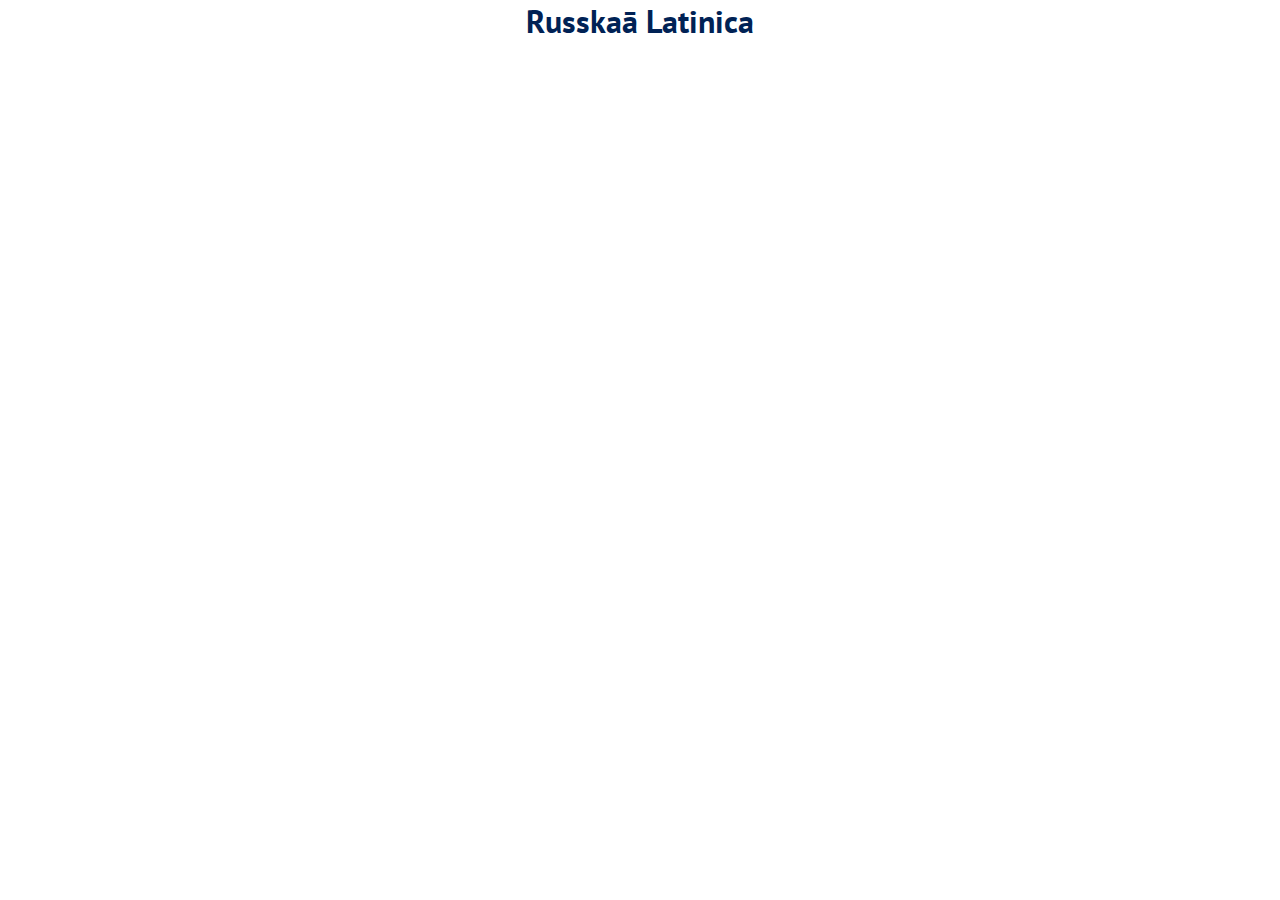
<file: alfavit/index.html>
<!DOCTYPE html>
<html lang="ru">
<head>
  <meta charset="utf-8">
  <title>Alfavit</title>
  <meta name="viewport" content="width=device-width, initial-scale=1">
  <link rel="shortcut icon" href="../favicon.ico" type="image/x-icon">
  <link rel="stylesheet" href="../css/main.css">
</head>
<body>
  <header>
    <a href="/">
      <h1>Russkaā Latinica</h1>
    </a>
  </header>
  <main>
  </main>
</body>
</html>
</file>
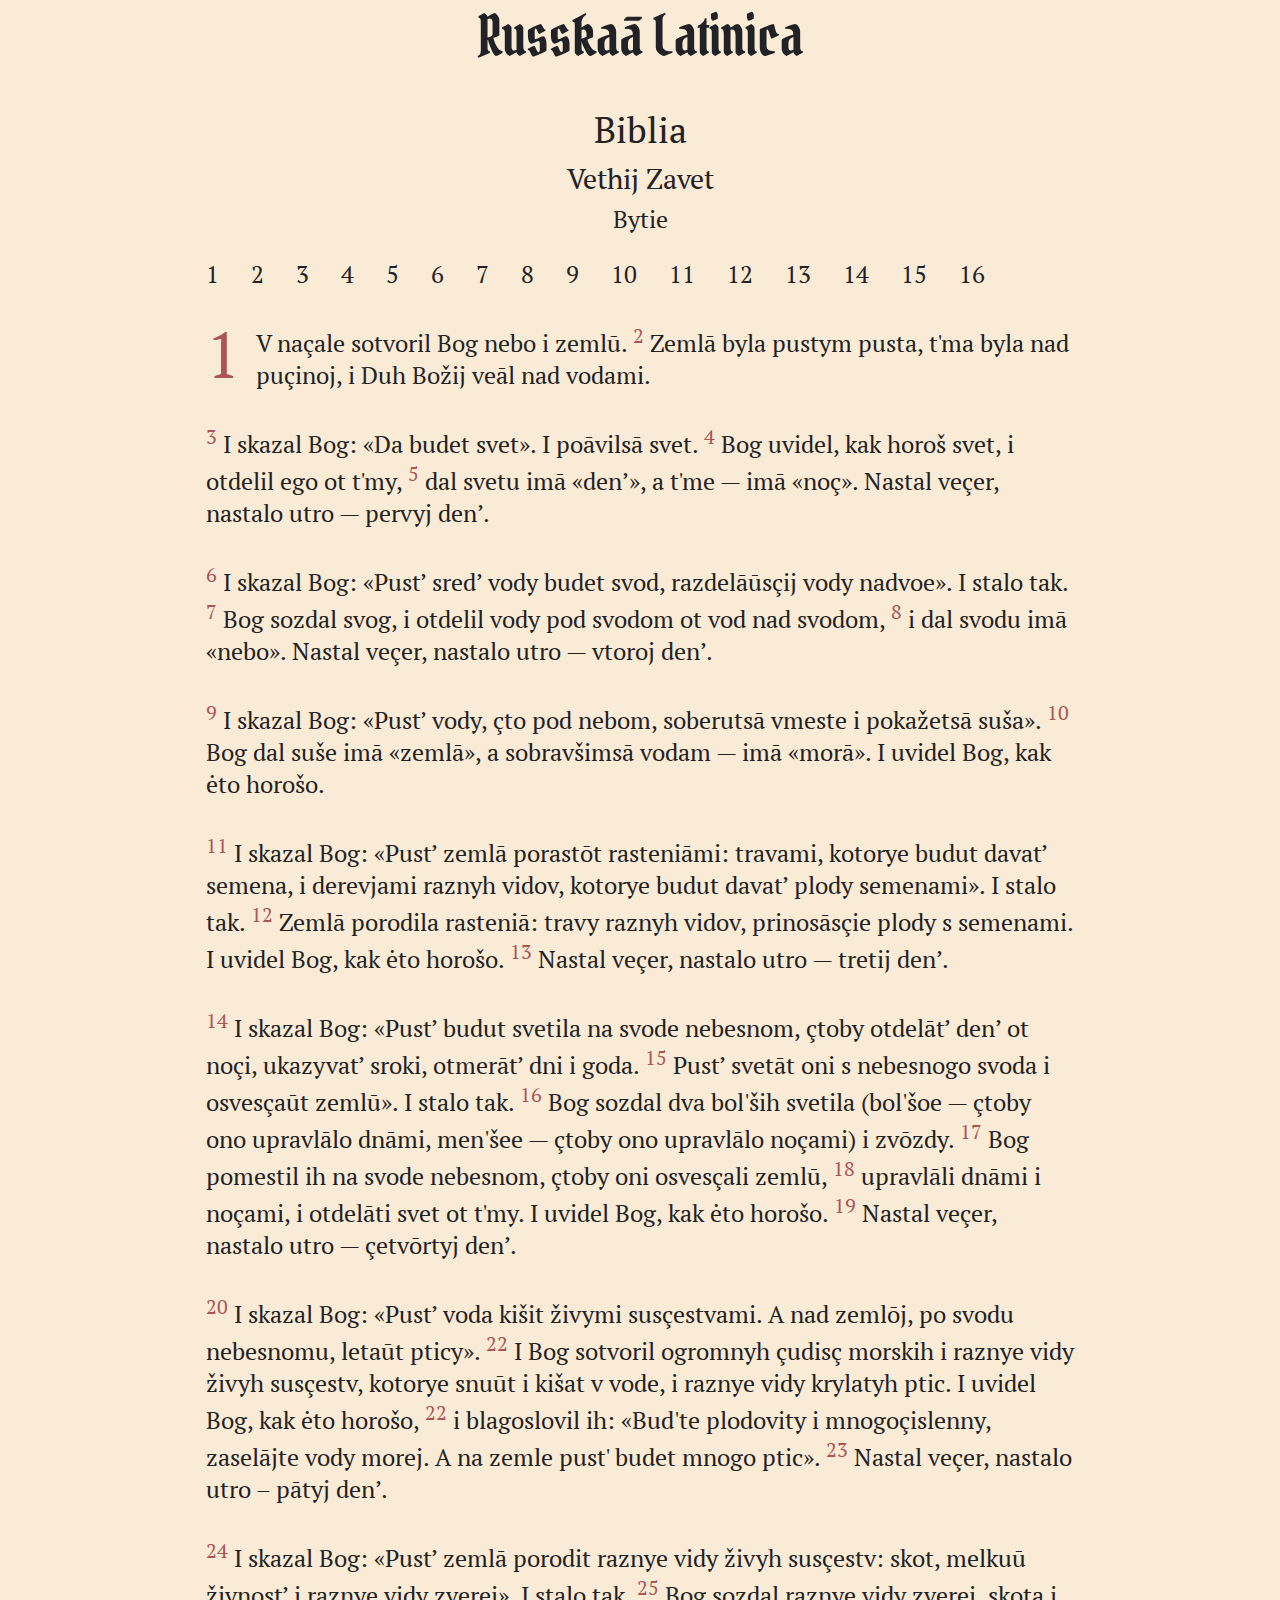
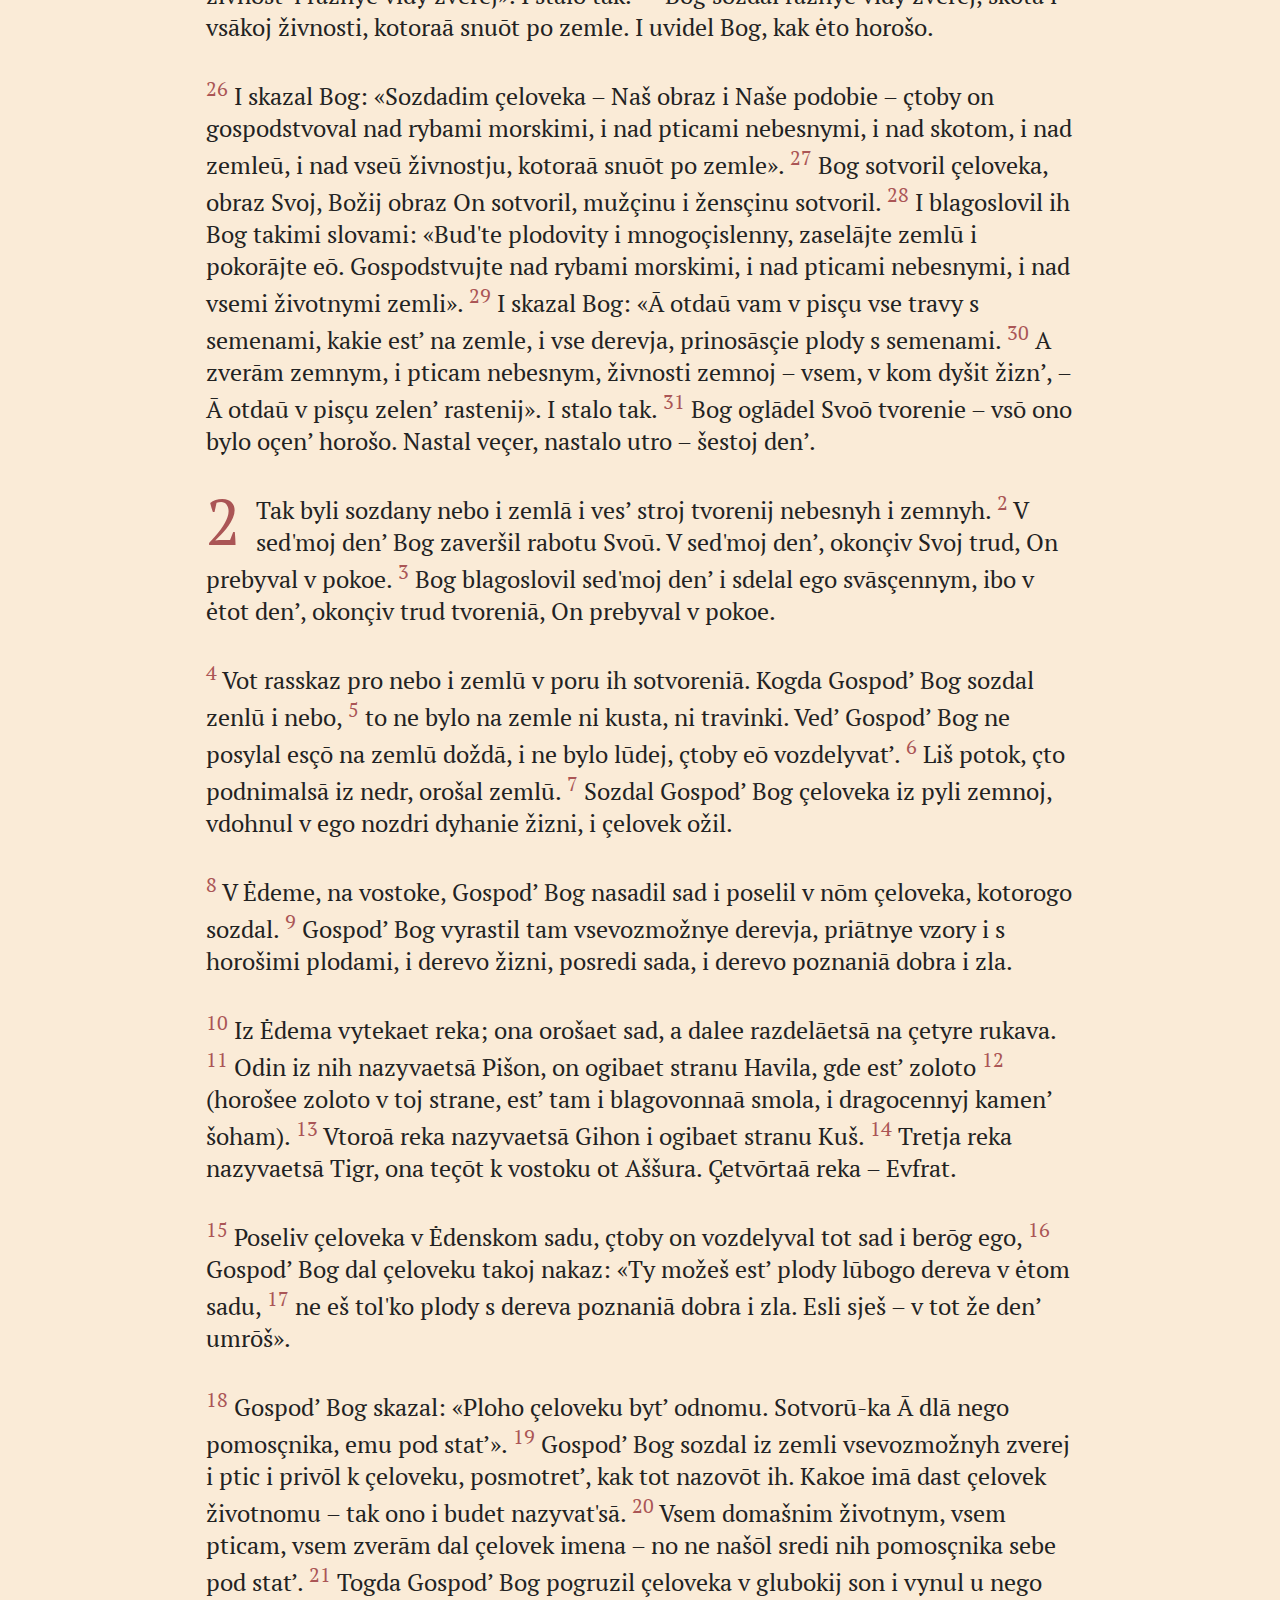
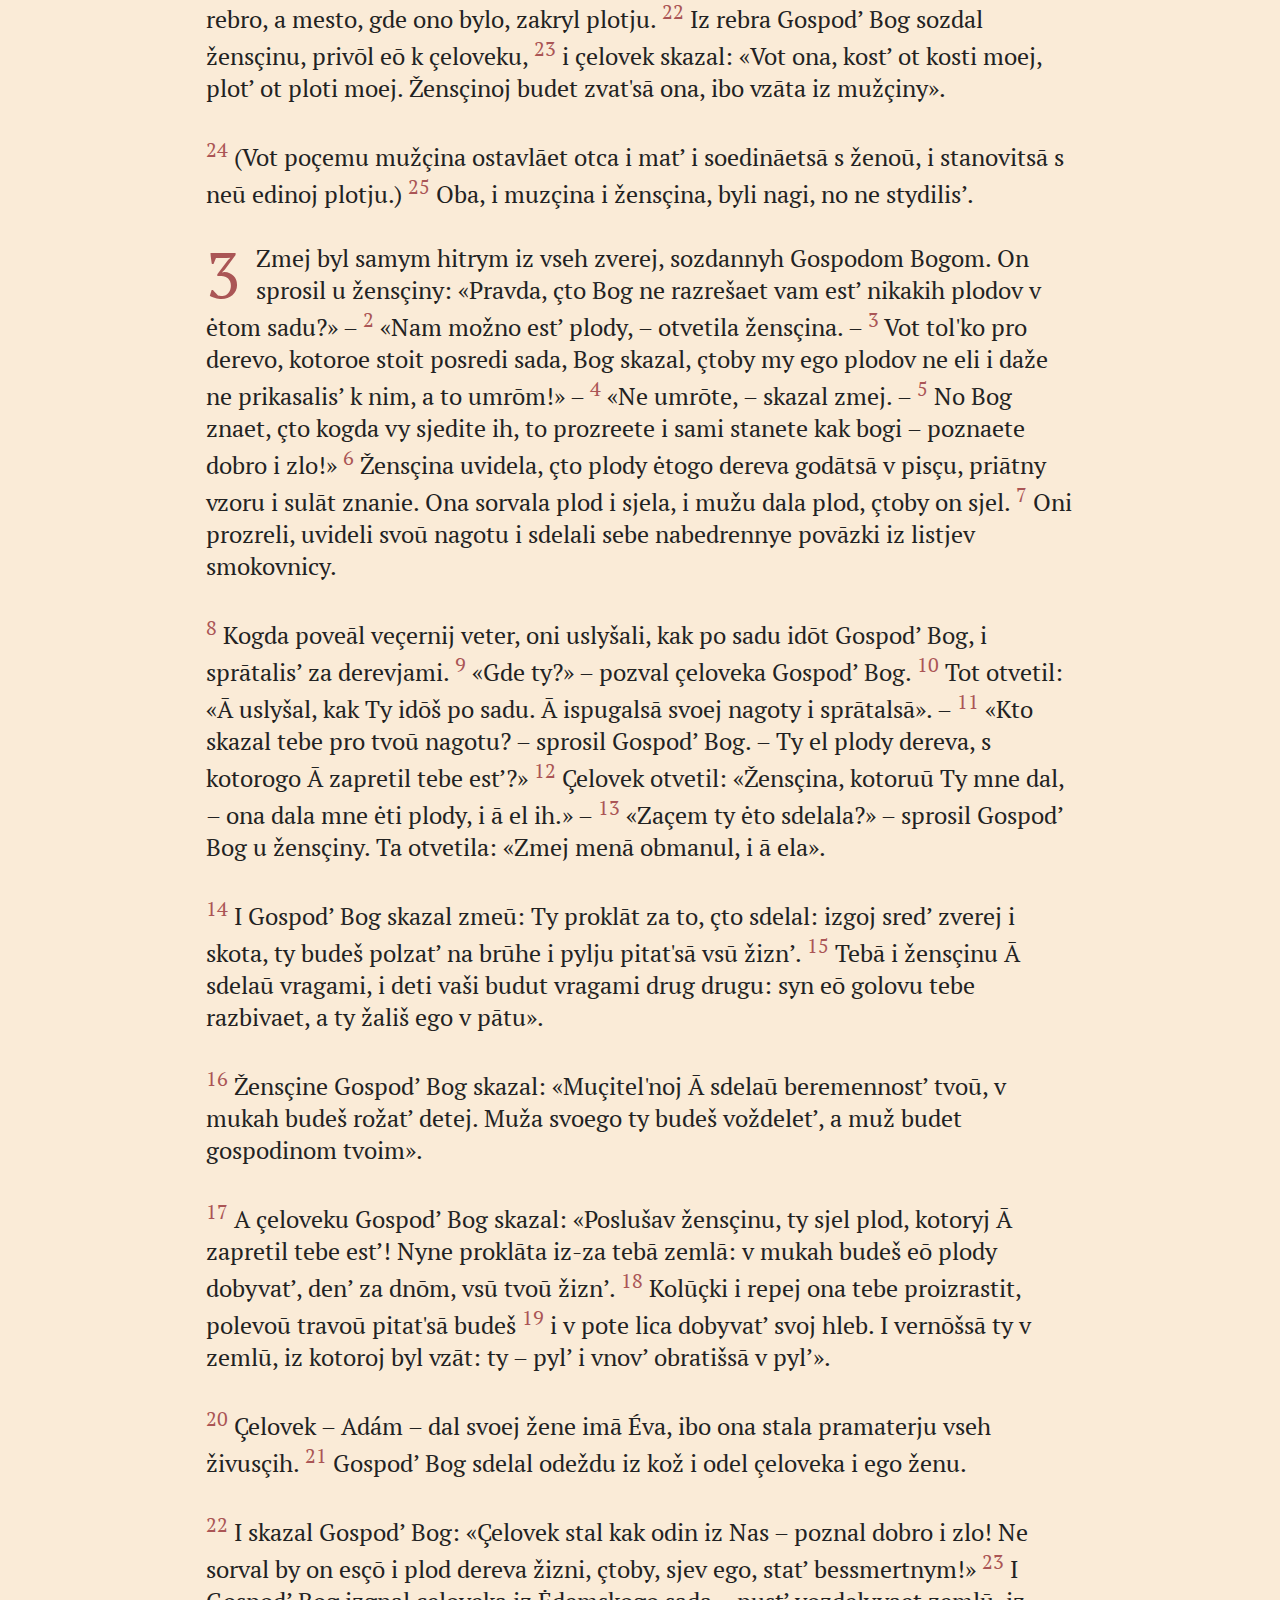
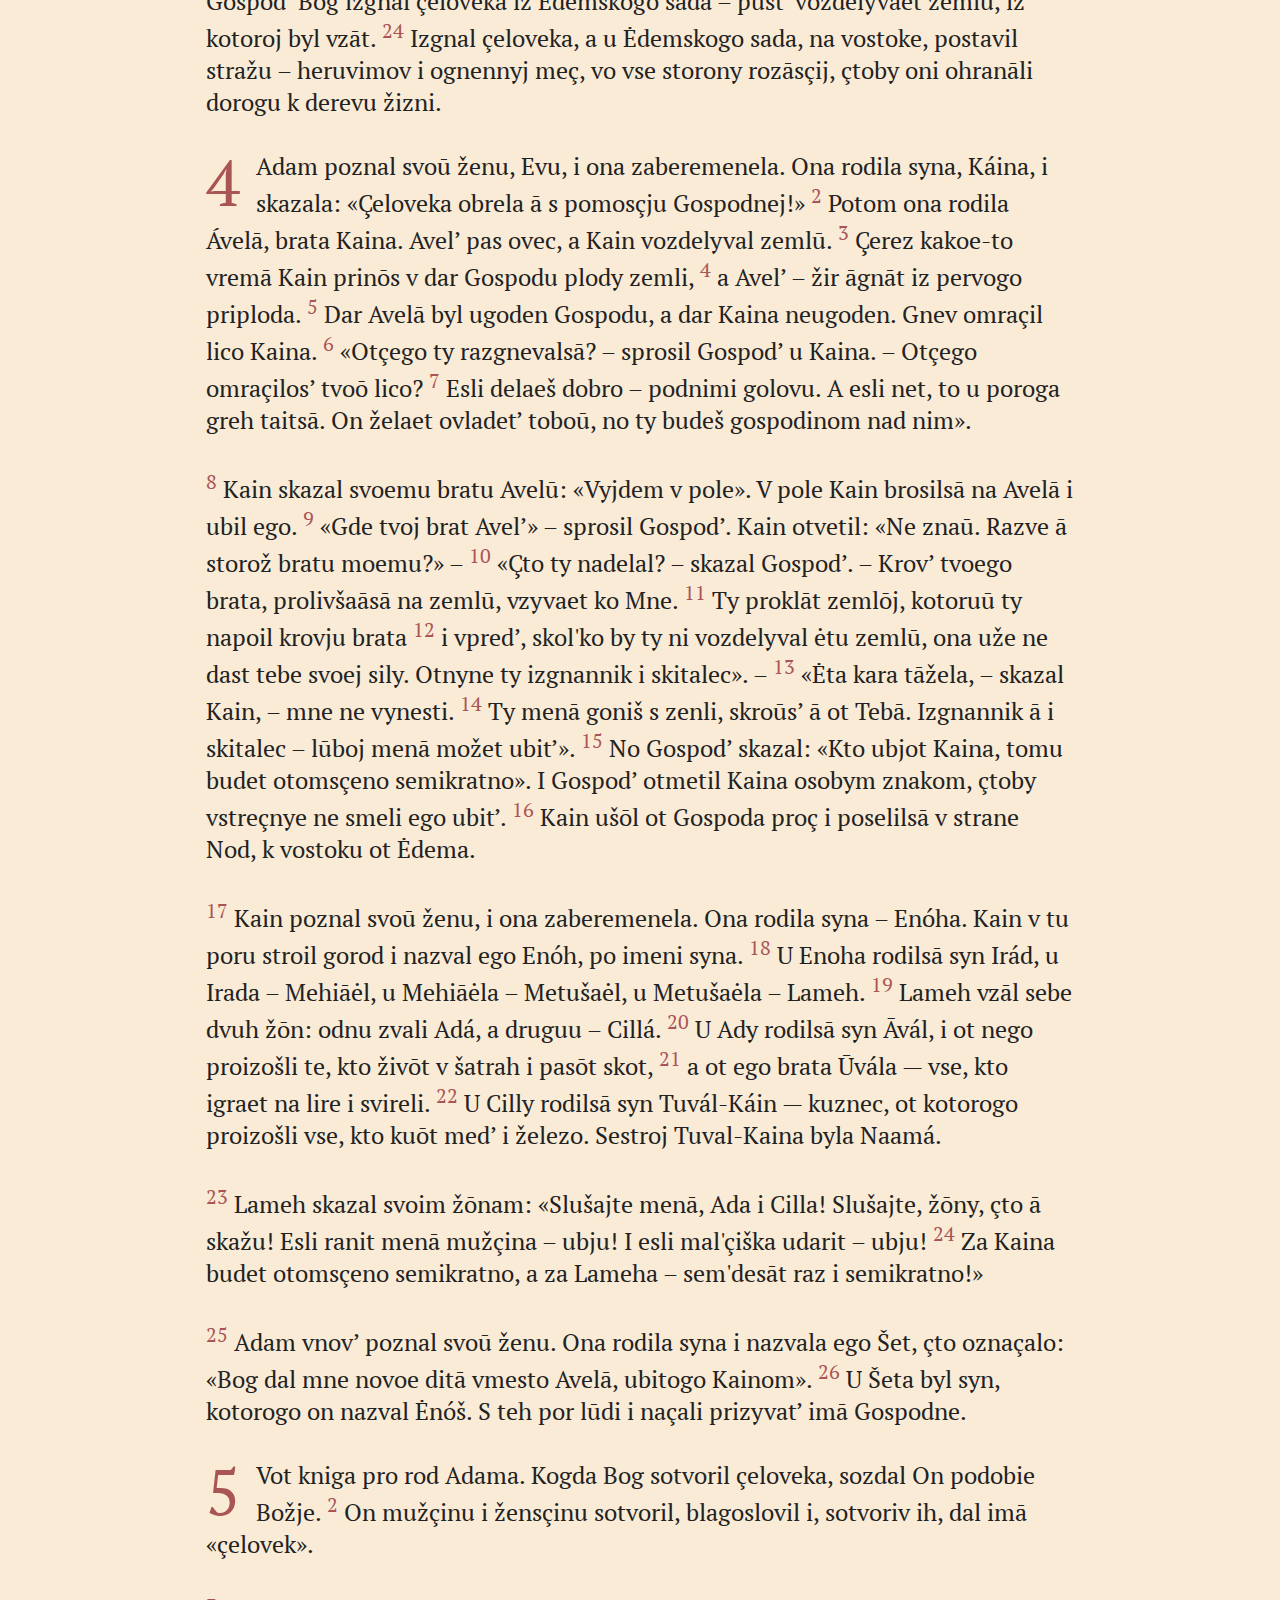
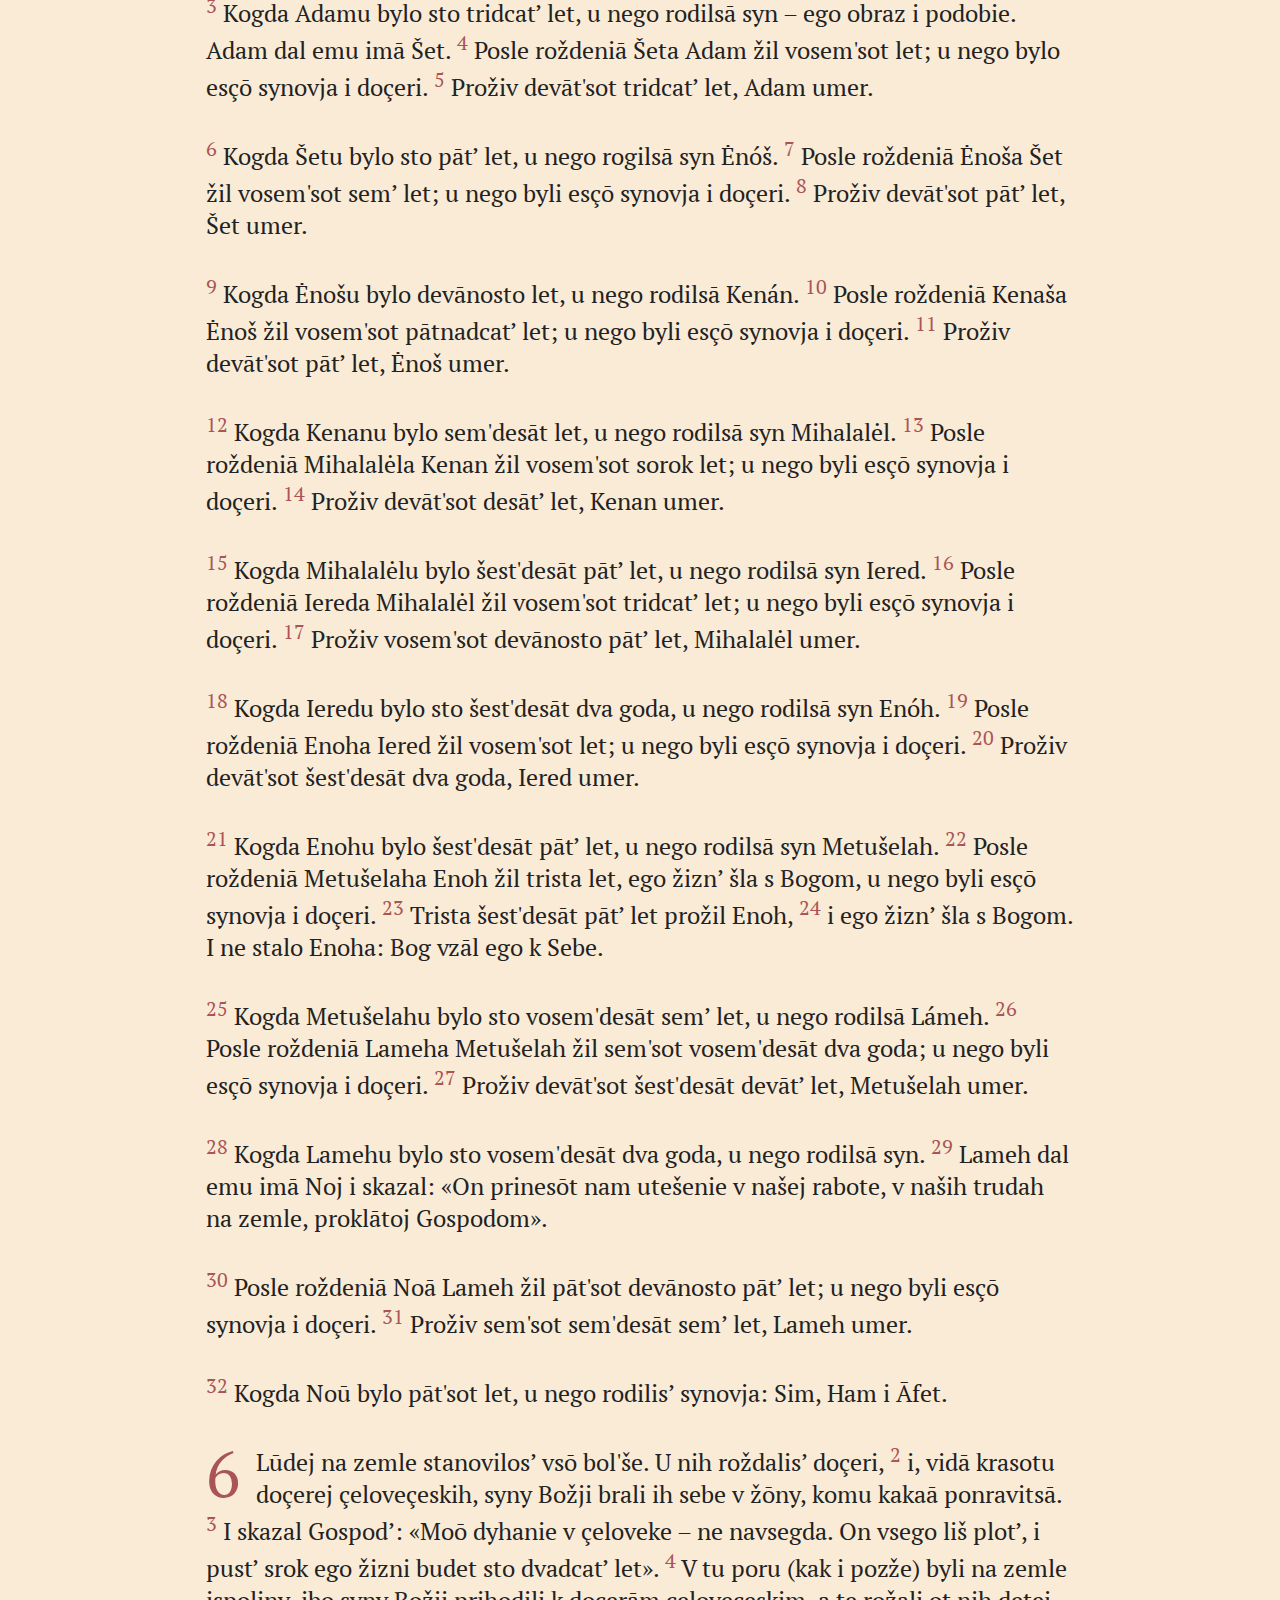
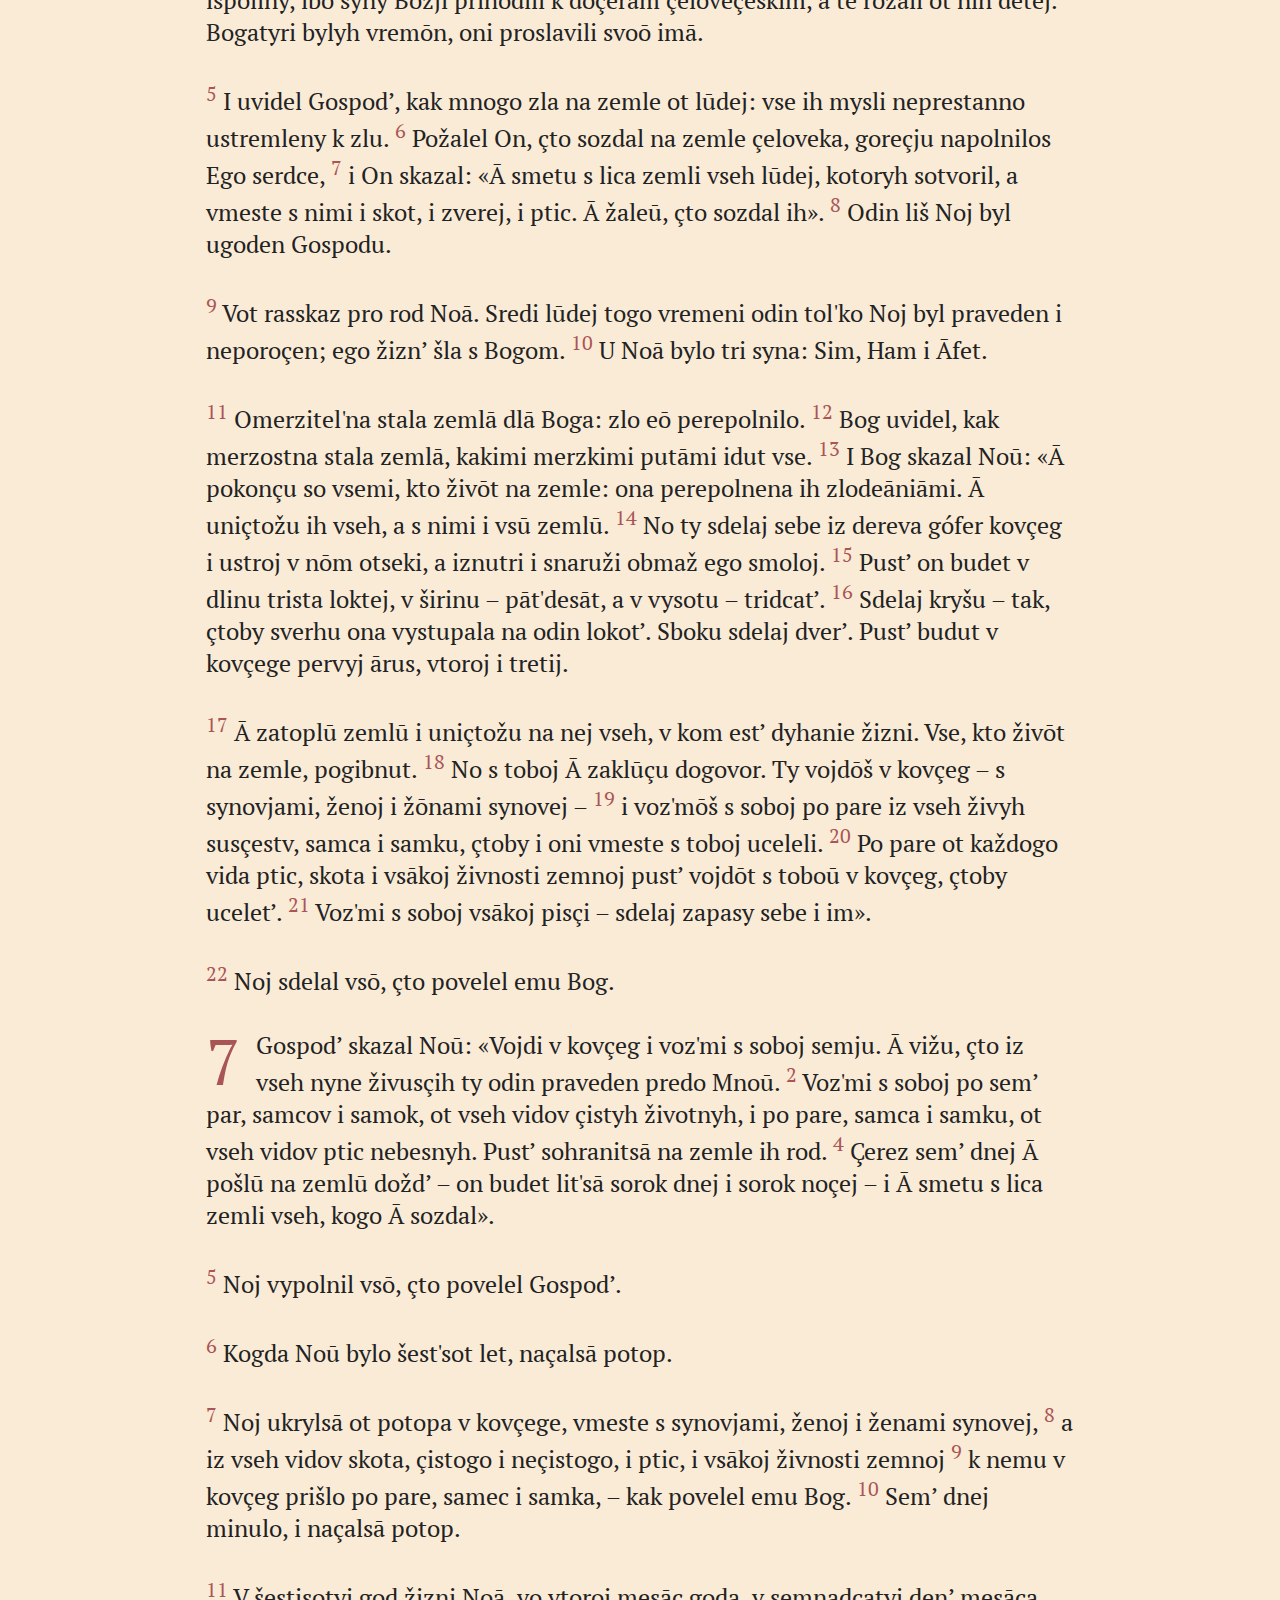
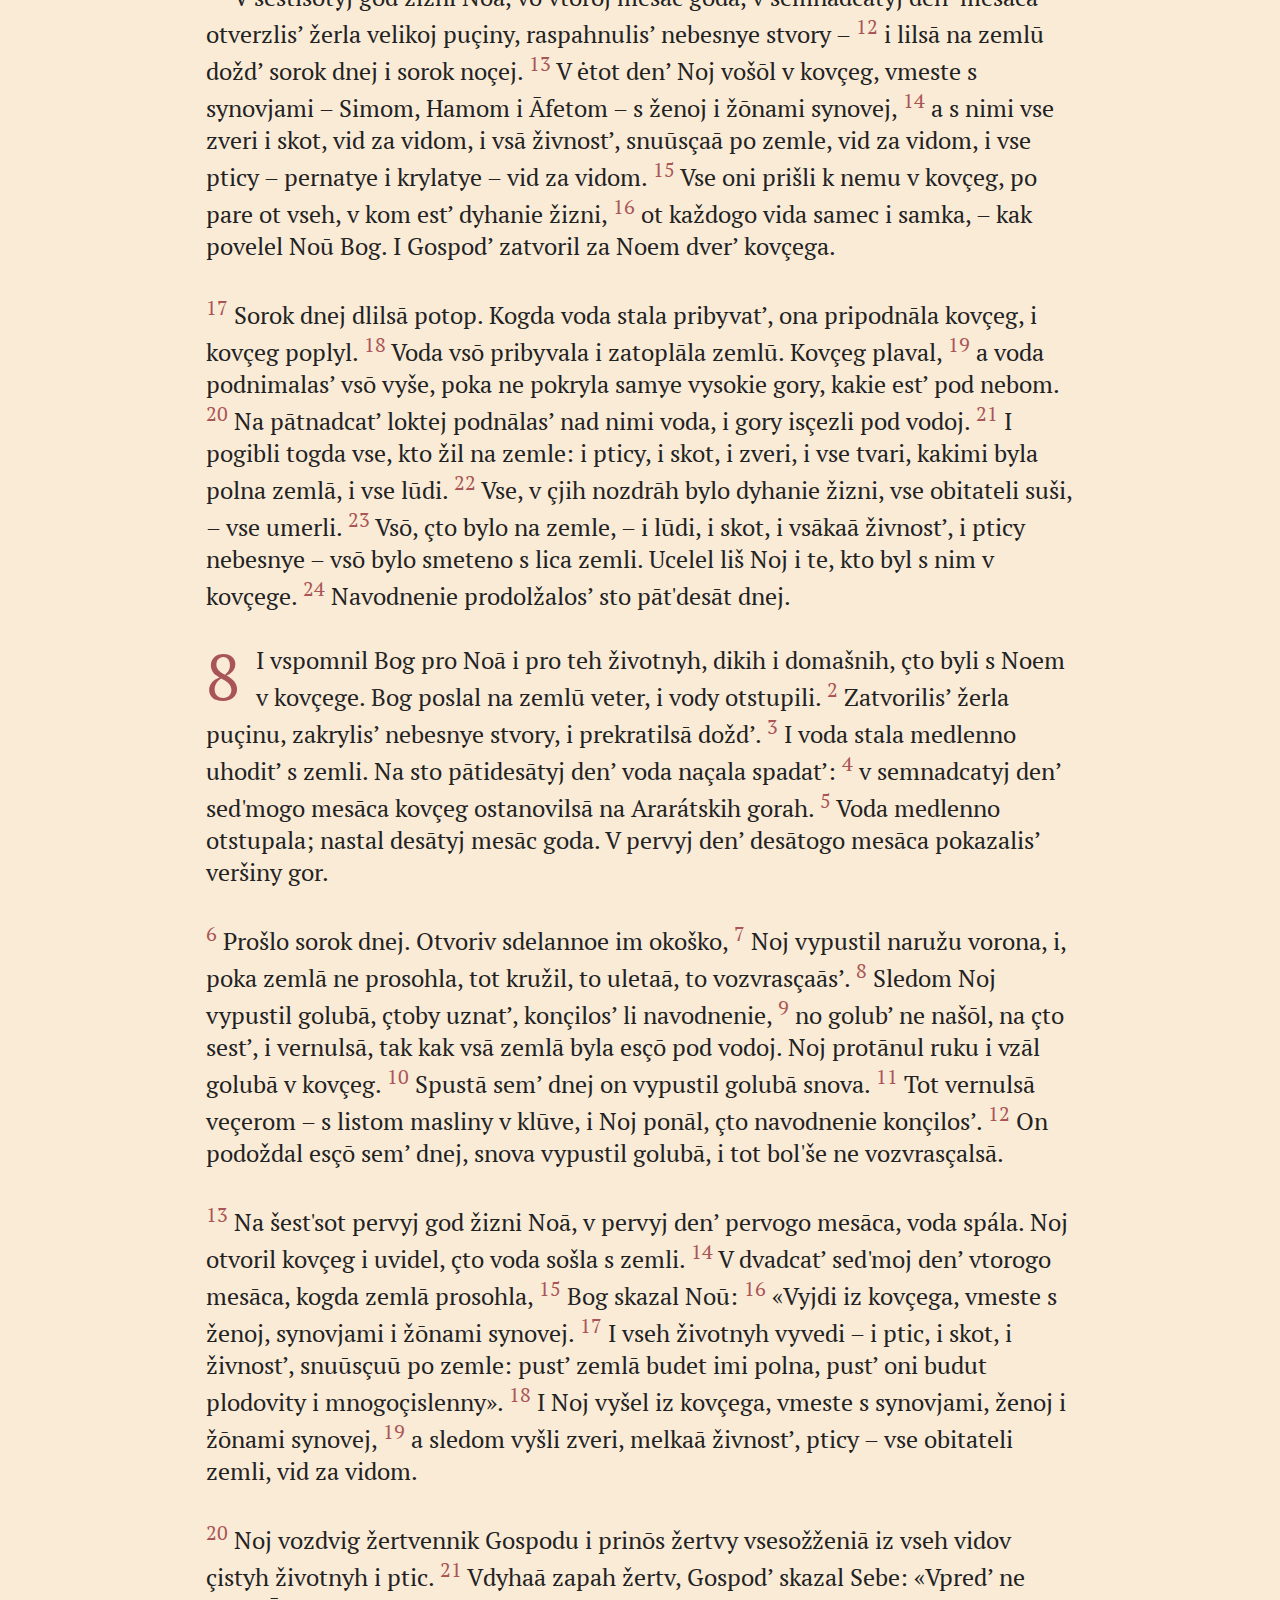
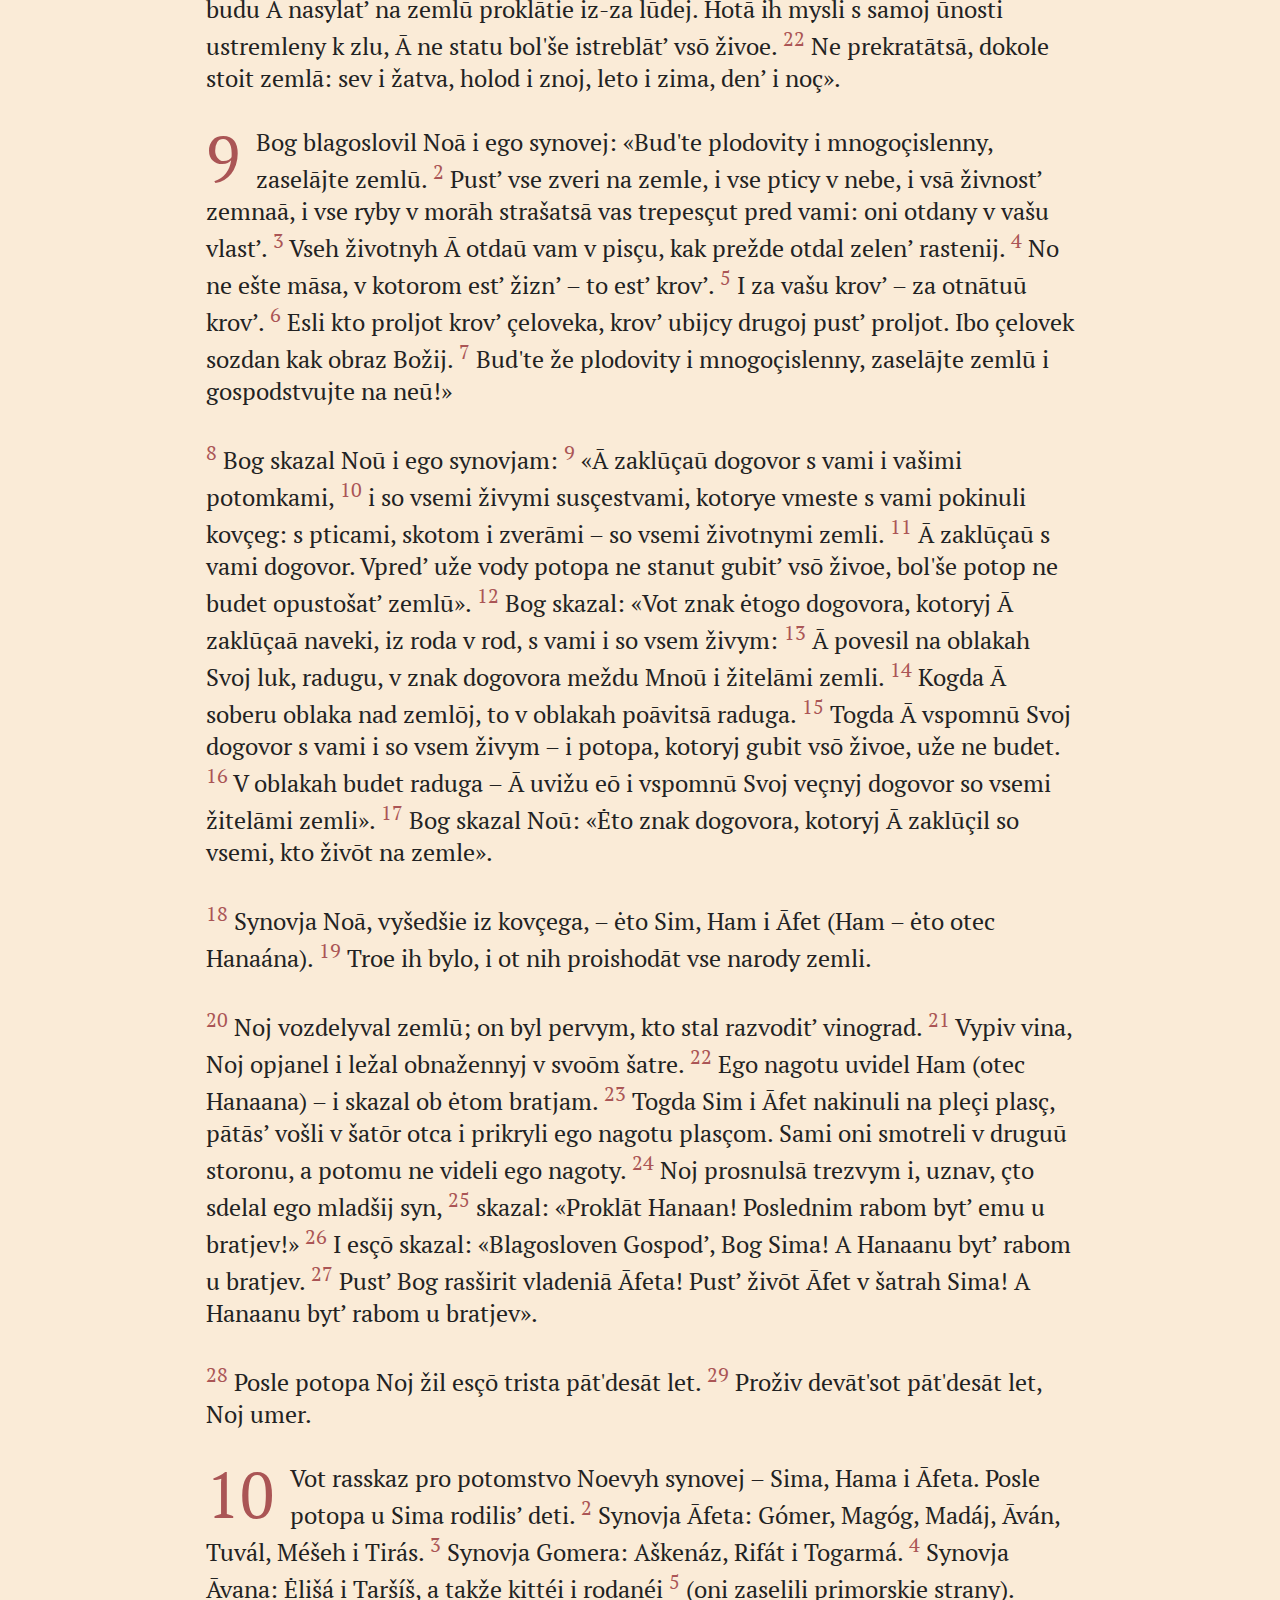
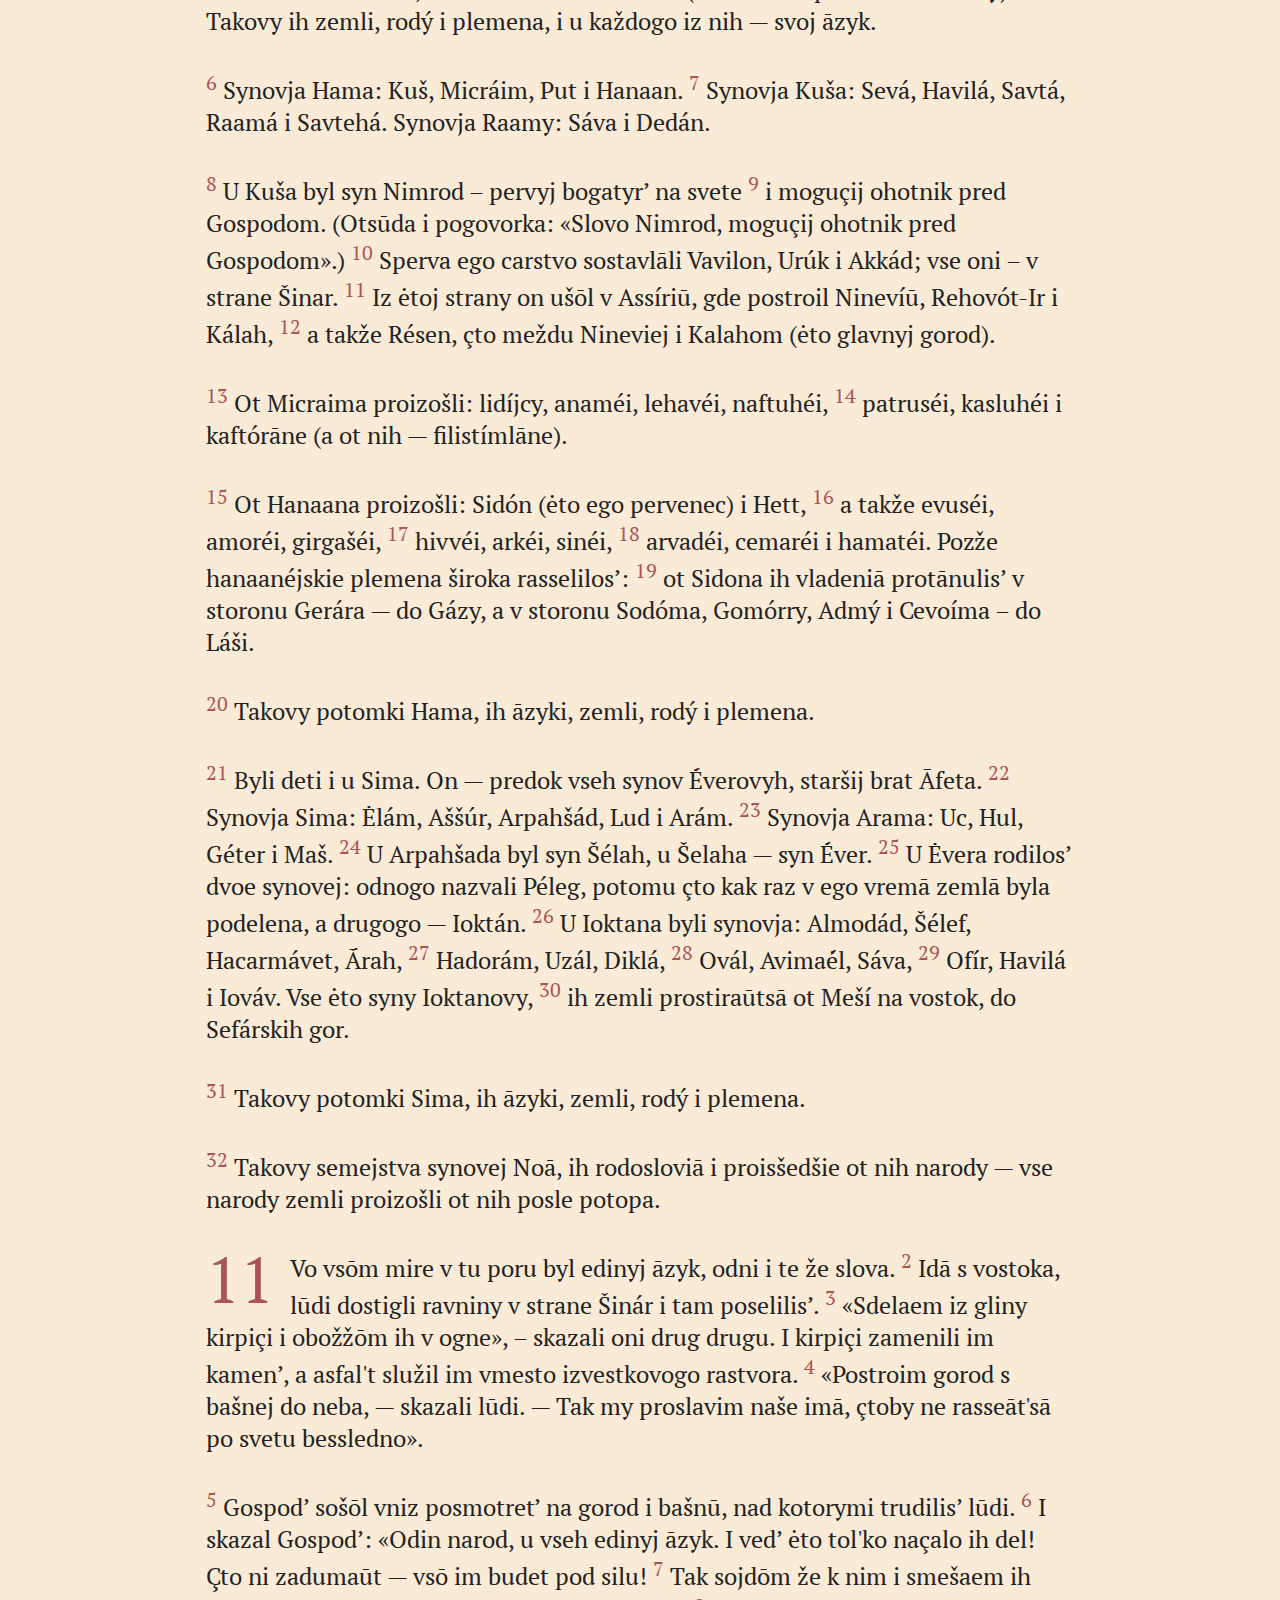
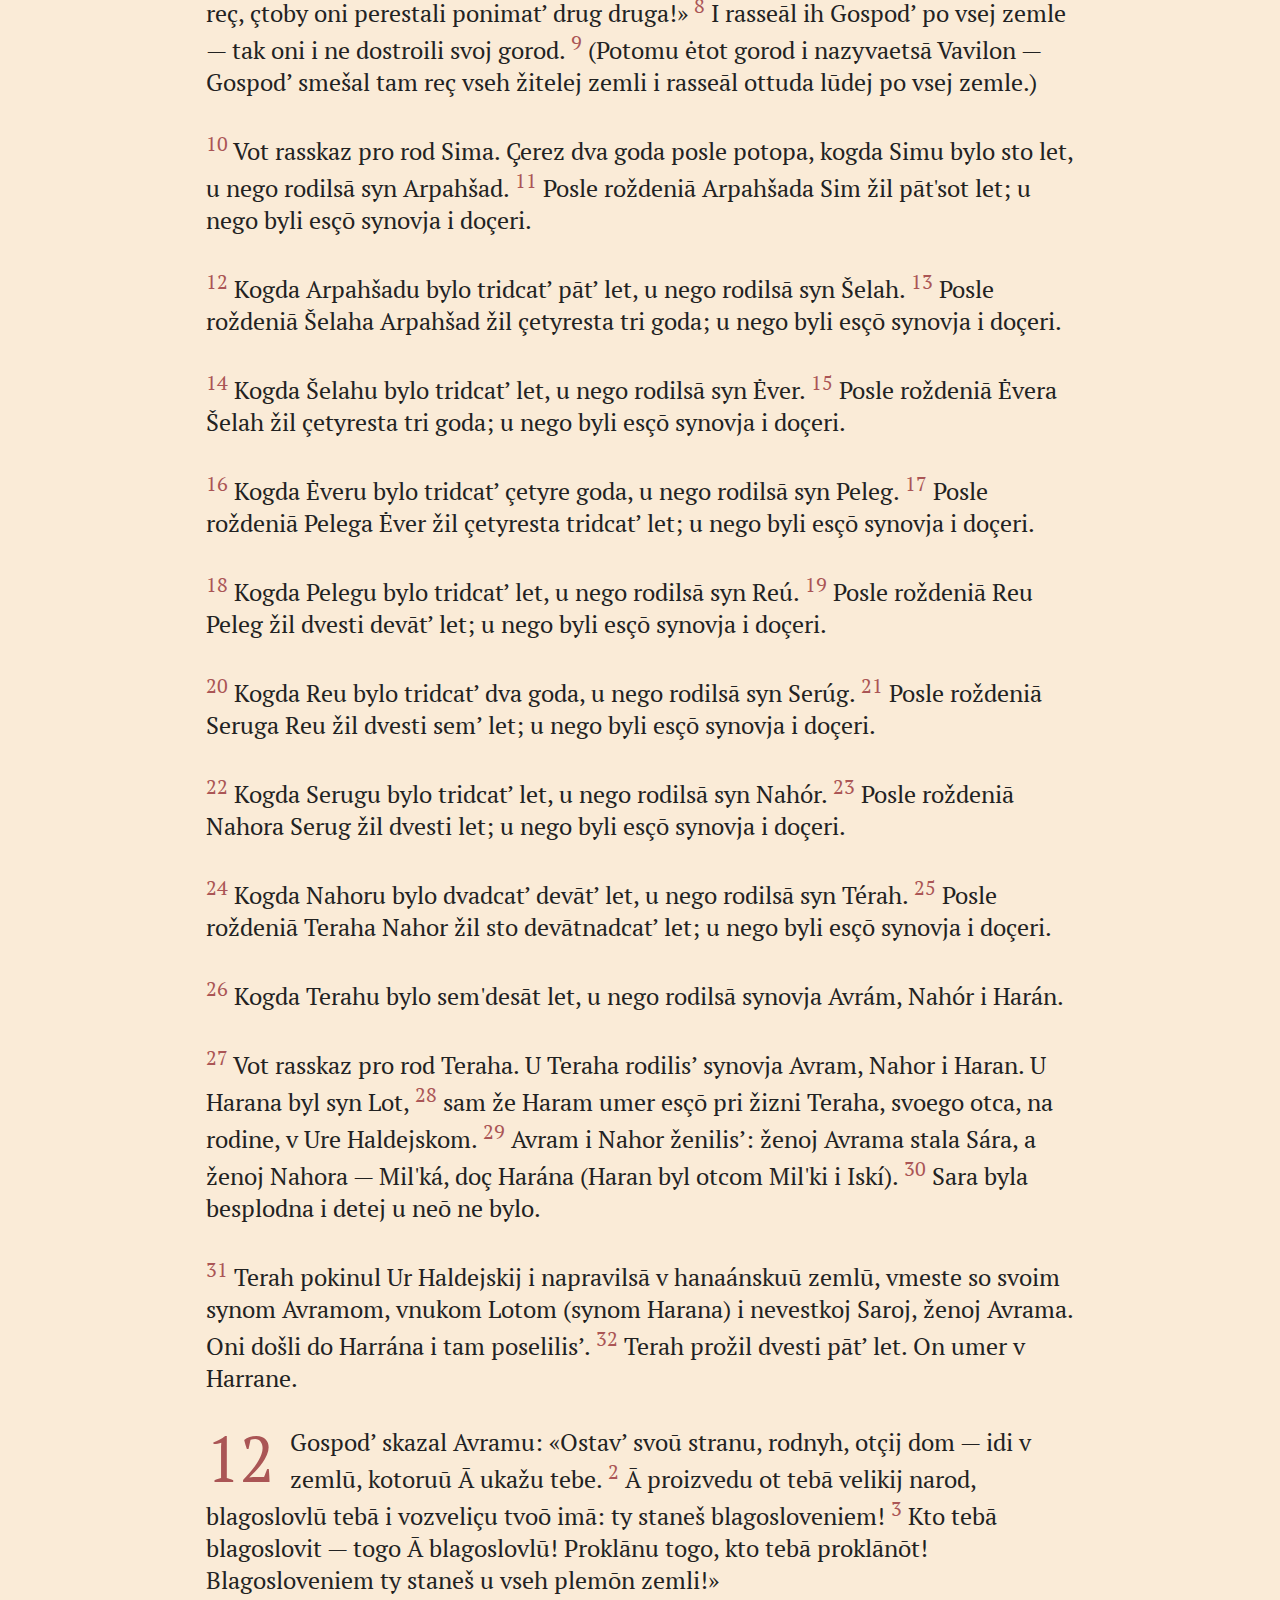
<file: biblia/index.html>
<!DOCTYPE html>
<html lang="ru">

<head>
  <meta charset="utf-8">
  <title>Biblia</title>
  <meta name="viewport" content="width=device-width">
  <meta name="description" content="Библия. Cовеременный русский перевод. Biblia. Sovremennyj russkij perevod.">
  <meta name="keywords" content="biblia, perevod, latinica, библия на русской латинице">
  <link rel="preconnect" href="https://fonts.googleapis.com">
  <link rel="preconnect" href="https://fonts.gstatic.com" crossorigin>
  <link
    href="https://fonts.googleapis.com/css2?family=PT+Serif:ital,wght@0,400;0,700;1,400;1,700&family=Pirata+One&display=swap"
    rel="stylesheet">
  <link rel="stylesheet" href="../css/biblia.css">
</head>

<body>
  <header>
    <a href="/">
      <h1>Russkaā Latinica</h1>
    </a>
  </header>
  <main>
    <article id="biblia">
      <h2>Biblia</h2>
      <article id="vethij-zavet">
        <h3>Vethij Zavet</h3>
        <article id="bytie">
          <h4>Bytie</h4>
          <ul>
            <li><a href="#1">1</a></li>
            <li><a href="#2">2</a></li>
            <li><a href="#3">3</a></li>
            <li><a href="#4">4</a></li>
            <li><a href="#5">5</a></li>
            <li><a href="#6">6</a></li>
            <li><a href="#7">7</a></li>
            <li><a href="#8">8</a></li>
            <li><a href="#9">9</a></li>
            <li><a href="#10">10</a></li>
            <li><a href="#11">11</a></li>
            <li><a href="#12">12</a></li>
            <li><a href="#13">13</a></li>
            <li><a href="#14">14</a></li>
            <li><a href="#15">15</a></li>
            <li><a href="#16">16</a></li>
          </ul>
          <div id="1">
            <p><span class="bukvica" id="1-1">1</span> V naçale sotvoril <span title="/box/">Bog</span> nebo i zemlū.
              <sup>2</sup> Zemlā byla pustym pusta, t'ma byla nad puçinoj, i Duh Božij veāl nad vodami.
            </p>
            <p><sup>3</sup> I skazal <span title="/box/">Bog</span>: «Da budet svet». I poāvilsā svet. <sup>4</sup> Bog
              uvidel, kak horoš svet, i otdelil <span title="[jɪvo]">ego</span> ot t'my, <sup>5</sup> dal svetu imā
              «den’», a t'me — imā «noç». Nastal veçer, nastalo utro — pervyj den’.</p>
            <p><sup>6</sup> I skazal Bog: «Pust’ sred’ vody budet svod, razdelāūsçij vody nadvoe». I stalo tak.
              <sup>7</sup> Bog sozdal svog, i otdelil vody pod svodom ot vod nad svodom, <sup>8</sup> i dal svodu imā
              «nebo». Nastal veçer, nastalo utro — vtoroj den’.
            </p>
            <p><sup>9</sup> I skazal Bog: «Pust’ vody, çto pod nebom, soberutsā vmeste i pokažetsā suša». <sup>10</sup>
              Bog dal suše imā «zemlā», a sobravšimsā vodam — imā «morā». I uvidel Bog, kak ėto horošo.</p>
            <p><sup>11</sup> I skazal Bog: «Pust’ zemlā porastōt rasteniāmi: travami, kotorye budut davat’ semena, i
              derevjami raznyh vidov, kotorye budut davat’ plody semenami». I stalo tak. <sup>12</sup> Zemlā porodila
              rasteniā: travy raznyh vidov, prinosāsçie plody s semenami. I uvidel Bog, kak ėto horošo. <sup>13</sup>
              Nastal veçer, nastalo utro — tretij den’.</p>
            <p><sup>14</sup> I skazal Bog: «Pust’ budut svetila na svode nebesnom, çtoby otdelāt’ den’ ot noçi,
              ukazyvat’ sroki, otmerāt’ dni i goda. <sup>15</sup> Pust’ svetāt oni s nebesnogo svoda i osvesçaūt zemlū».
              I stalo tak. <sup>16</sup> Bog sozdal dva bol'ših svetila (bol'šoe — çtoby ono upravlālo dnāmi, men'šee —
              çtoby ono upravlālo noçami) i zvōzdy. <sup>17</sup> Bog pomestil ih na svode nebesnom, çtoby oni osvesçali
              zemlū, <sup>18</sup> upravlāli dnāmi i noçami, i otdelāti svet ot t'my. I uvidel Bog, kak ėto horošo.
              <sup>19</sup> Nastal veçer, nastalo utro — çetvōrtyj den’.
            </p>
            <p><sup>20</sup> I skazal Bog: «Pust’ voda kišit živymi susçestvami. A nad zemlōj, po svodu nebesnomu,
              letaūt pticy». <sup>22</sup> I Bog sotvoril ogromnyh çudisç morskih i raznye vidy živyh susçestv, kotorye
              snuūt i kišat v vode, i raznye vidy krylatyh ptic. I uvidel Bog, kak ėto horošo, <sup>22</sup> i
              blagoslovil ih: «Bud'te plodovity i mnogoçislenny, zaselājte vody morej. A na zemle pust' budet mnogo
              ptic». <sup>23</sup> Nastal veçer, nastalo utro – pātyj den’.</p>
            <p><sup>24</sup> I skazal Bog: «Pust’ zemlā porodit raznye vidy živyh susçestv: skot, melkuū živnost’ i
              raznye vidy zverej». I stalo tak. <sup>25</sup> Bog sozdal raznye vidy zverej, skota i vsākoj živnosti,
              kotoraā snuōt po zemle. I uvidel Bog, kak ėto horošo.</p>
            <p><sup>26</sup> I skazal Bog: «Sozdadim çeloveka – Naš obraz i Naše podobie – çtoby on gospodstvoval nad
              rybami morskimi, i nad pticami nebesnymi, i nad skotom, i nad zemleū, i nad vseū živnostju, kotoraā snuōt
              po zemle». <sup>27</sup> Bog sotvoril çeloveka, obraz Svoj, Božij obraz On sotvoril, mužçinu i žensçinu
              sotvoril. <sup>28</sup> I blagoslovil ih Bog takimi slovami: «Bud'te plodovity i mnogoçislenny, zaselājte
              zemlū i pokorājte eō. Gospodstvujte nad rybami morskimi, i nad pticami nebesnymi, i nad vsemi životnymi
              zemli». <sup>29</sup> I skazal Bog: «Ā otdaū vam v pisçu vse travy s semenami, kakie est’ na zemle, i vse
              derevja, prinosāsçie plody s semenami. <sup>30</sup> A zverām zemnym, i pticam nebesnym, živnosti zemnoj –
              vsem, v kom dyšit žizn’, – Ā otdaū v pisçu zelen’ rastenij». I stalo tak. <sup>31</sup> Bog oglādel Svoō
              tvorenie – vsō ono bylo oçen’ horošo. Nastal veçer, nastalo utro – šestoj den’.</p>
          </div>
          <div id="2">
            <p><span class="bukvica">2</span> Tak byli sozdany nebo i zemlā i ves’ stroj tvorenij nebesnyh i zemnyh.
              <sup>2</sup> V sed'moj den’ Bog zaveršil rabotu Svoū. V sed'moj den’, okonçiv Svoj trud, On prebyval v
              pokoe. <sup>3</sup> Bog blagoslovil sed'moj den’ i sdelal ego svāsçennym, ibo v ėtot den’, okonçiv trud
              tvoreniā, On prebyval v pokoe.
            </p>
            <p><sup>4</sup> Vot rasskaz pro nebo i zemlū v poru ih sotvoreniā. Kogda Gospod’ Bog sozdal zenlū i nebo,
              <sup>5</sup> to ne bylo na zemle ni kusta, ni travinki. Ved’ Gospod’ Bog ne posylal esçō na zemlū doždā, i
              ne bylo lūdej, çtoby eō vozdelyvat’. <sup>6</sup> Liš potok, çto podnimalsā iz nedr, orošal zemlū.
              <sup>7</sup> Sozdal Gospod’ Bog çeloveka iz pyli zemnoj, vdohnul v ego nozdri dyhanie žizni, i çelovek
              ožil.
            </p>
            <p><sup>8</sup> V Ėdeme, na vostoke, Gospod’ Bog nasadil sad i poselil v nōm çeloveka, kotorogo sozdal.
              <sup>9</sup> Gospod’ Bog vyrastil tam vsevozmožnye derevja, priātnye vzory i s horošimi plodami, i derevo
              žizni, posredi sada, i derevo poznaniā dobra i zla.
            </p>
            <p><sup>10</sup> Iz Ėdema vytekaet reka; ona orošaet sad, a dalee razdelāetsā na çetyre rukava.
              <sup>11</sup> Odin iz nih nazyvaetsā Pišon, on ogibaet stranu Havila, gde est’ zoloto <sup>12</sup>
              (horošee zoloto v toj strane, est’ tam i blagovonnaā smola, i dragocennyj kamen’ šoham). <sup>13</sup>
              Vtoroā reka nazyvaetsā Gihon i ogibaet stranu Kuš. <sup>14</sup> Tretja reka nazyvaetsā Tigr, ona teçōt k
              vostoku ot Aššura. Çetvōrtaā reka – Evfrat.
            </p>
            <p><sup>15</sup> Poseliv çeloveka v Ėdenskom sadu, çtoby on vozdelyval tot sad i berōg ego, <sup>16</sup>
              Gospod’ Bog dal çeloveku takoj nakaz: «Ty možeš est’ plody lūbogo dereva v ėtom sadu, <sup>17</sup> ne eš
              tol'ko plody s dereva poznaniā dobra i zla. Esli sješ – v tot že den’ umrōš».</p>
            <p><sup>18</sup> Gospod’ Bog skazal: «Ploho çeloveku byt’ odnomu. Sotvorū-ka Ā dlā nego pomosçnika, emu pod
              stat’». <sup>19</sup> Gospod’ Bog sozdal iz zemli vsevozmožnyh zverej i ptic i privōl k çeloveku,
              posmotret’, kak tot nazovōt ih. Kakoe imā dast çelovek životnomu – tak ono i budet nazyvat'sā.
              <sup>20</sup> Vsem domašnim životnym, vsem pticam, vsem zverām dal çelovek imena – no ne našōl sredi nih
              pomosçnika sebe pod stat’. <sup>21</sup> Togda Gospod’ Bog pogruzil çeloveka v glubokij son i vynul u nego
              rebro, a mesto, gde ono bylo, zakryl plotju. <sup>22</sup> Iz rebra Gospod’ Bog sozdal žensçinu, privōl eō
              k çeloveku, <sup>23</sup> i çelovek skazal: «Vot ona, kost’ ot kosti moej, plot’ ot ploti moej. Žensçinoj
              budet zvat'sā ona, ibo vzāta iz mužçiny».
            </p>
            <p><sup>24</sup> (Vot poçemu mužçina ostavlāet otca i mat’ i soedināetsā s ženoū, i stanovitsā s neū edinoj
              plotju.) <sup>25</sup> Oba, i muzçina i žensçina, byli nagi, no ne stydilis’.</p>
          </div>
          <div id="3">
            <p>
              <span class="bukvica">3</span> Zmej byl samym hitrym iz vseh zverej, sozdannyh Gospodom Bogom. On sprosil
              u žensçiny: «Pravda, çto Bog ne razrešaet vam est’ nikakih plodov v ėtom sadu?» – <sup>2</sup> «Nam možno
              est’ plody, – otvetila žensçina. –
              <sup>3</sup> Vot tol'ko pro derevo, kotoroe stoit posredi sada, Bog
              skazal, çtoby my ego plodov ne eli i daže ne prikasalis’ k nim, a to umrōm!» –
              <sup>4</sup> «Ne umrōte, –
              skazal zmej. – <sup>5</sup> No Bog znaet, çto kogda vy sjedite ih, to prozreete i sami stanete kak bogi –
              poznaete dobro i zlo!»
              <sup>6</sup> Žensçina uvidela, çto plody ėtogo dereva godātsā v pisçu, priātny vzoru i sulāt znanie. Ona
              sorvala plod i sjela, i mužu dala plod, çtoby on sjel.
              <sup>7</sup> Oni prozreli, uvideli svoū nagotu i sdelali sebe nabedrennye povāzki iz listjev smokovnicy.
            </p>
            <p>
              <sup>8</sup> Kogda poveāl veçernij veter, oni uslyšali, kak po sadu idōt Gospod’ Bog, i sprātalis’ za
              derevjami.
              <sup>9</sup> «Gde ty?» – pozval çeloveka Gospod’ Bog.
              <sup>10</sup> Tot otvetil: «Ā uslyšal, kak Ty idōš po sadu. Ā ispugalsā svoej nagoty i sprātalsā». –
              <sup>11</sup> «Kto skazal tebe pro tvoū nagotu? – sprosil Gospod’ Bog. – Ty el plody dereva, s kotorogo Ā
              zapretil tebe est’?»
              <sup>12</sup> Çelovek otvetil: «Žensçina, kotoruū Ty mne dal, – ona dala mne ėti plody, i ā el ih.» –
              <sup>13</sup> «Zaçem ty ėto sdelala?» – sprosil Gospod’ Bog u žensçiny. Ta otvetila: «Zmej menā obmanul, i
              ā ela».
            </p>
            <p>
              <sup>14</sup> I Gospod’ Bog skazal zmeū: Ty proklāt za to, çto sdelal: izgoj sred’ zverej i skota, ty
              budeš polzat’ na brūhe i pylju pitat'sā vsū žizn’. <sup>15</sup> Tebā i žensçinu Ā sdelaū vragami, i deti
              vaši budut vragami drug drugu: syn eō golovu tebe razbivaet, a ty žališ ego v pātu».
            </p>
            <p>
              <sup>16</sup> Žensçine Gospod’ Bog skazal: «Muçitel'noj Ā sdelaū beremennost’ tvoū, v mukah budeš rožat’
              detej. Muža svoego ty budeš voždelet’, a muž budet gospodinom tvoim».
            </p>
            <p>
              <sup>17</sup> A çeloveku Gospod’ Bog skazal: «Poslušav žensçinu, ty sjel plod, kotoryj Ā zapretil tebe
              est’! Nyne proklāta iz-za tebā zemlā: v mukah budeš eō plody dobyvat’, den’ za dnōm, vsū tvoū žizn’.
              <sup>18</sup> Kolūçki i repej ona tebe proizrastit, polevoū travoū pitat'sā budeš <sup>19</sup> i v pote
              lica dobyvat’ svoj hleb. I vernōšsā ty v zemlū, iz kotoroj byl vzāt: ty – pyl’ i vnov’ obratišsā v pyl’».
            </p>
            <p>
              <sup>20</sup> Çelovek – Adám – dal svoej žene imā Éva, ibo ona stala pramaterju vseh živusçih.
              <sup>21</sup> Gospod’ Bog sdelal odeždu iz kož i odel çeloveka i ego ženu.
            </p>
            <p>
              <sup>22</sup> I skazal Gospod’ Bog: «Çelovek stal kak odin iz Nas – poznal dobro i zlo! Ne sorval by on
              esçō i plod dereva žizni, çtoby, sjev ego, stat’ bessmertnym!» <sup>23</sup> I Gospod’ Bog izgnal çeloveka
              iz Ėdemskogo sada – pust’ vozdelyvaet zemlū, iz kotoroj byl vzāt. <sup>24</sup> Izgnal çeloveka, a u
              Ėdemskogo sada, na vostoke, postavil stražu – heruvimov i ognennyj meç, vo vse storony rozāsçij, çtoby oni
              ohranāli dorogu k derevu žizni.
            </p>
          </div>
          <div id="4">
            <p>
              <span class="bukvica">4</span> Adam poznal svoū ženu, Evu, i ona zaberemenela. Ona rodila syna, Káina, i
              skazala: «Çeloveka obrela ā s pomosçju Gospodnej!» <sup>2</sup> Potom ona rodila Ávelā, brata Kaina.
              Avel’ pas ovec, a Kain vozdelyval zemlū. <sup>3</sup> Çerez kakoe-to vremā Kain prinōs v dar Gospodu plody
              zemli, <sup>4</sup> a Avel’ – žir āgnāt iz pervogo priploda. <sup>5</sup> Dar Avelā byl ugoden Gospodu, a
              dar Kaina neugoden. Gnev omraçil lico Kaina. <sup>6</sup> «Otçego ty razgnevalsā? – sprosil Gospod’ u
              Kaina. – Otçego omraçilos’ tvoō lico? <sup>7</sup> Esli delaeš dobro – podnimi golovu. A esli net, to u
              poroga greh taitsā. On želaet ovladet’ toboū, no ty budeš gospodinom nad nim».
            </p>
            <p>
              <sup>8</sup> Kain skazal svoemu bratu Avelū: «Vyjdem v pole». V pole Kain brosilsā na Avelā i ubil ego.
              <sup>9</sup> «Gde tvoj brat Avel’» – sprosil Gospod’. Kain otvetil: «Ne znaū. Razve ā storož bratu moemu?»
              – <sup>10</sup> «Çto ty nadelal? – skazal Gospod’. – Krov’ tvoego brata, prolivšaāsā na zemlū, vzyvaet ko
              Mne.
              <sup>11</sup> Ty proklāt zemlōj, kotoruū ty napoil krovju brata
              <sup>12</sup> i vpred’, skol'ko by ty ni vozdelyval ėtu zemlū, ona uže ne dast tebe svoej sily. Otnyne ty
              izgnannik i skitalec». –
              <sup>13</sup> «Ėta kara tāžela, – skazal Kain, – mne ne vynesti.
              <sup>14</sup> Ty menā goniš s zenli, skroūs’ ā ot Tebā. Izgnannik ā i skitalec – lūboj menā možet ubit’».
              <sup>15</sup> No Gospod’ skazal: «Kto ubjot Kaina, tomu budet otomsçeno semikratno». I Gospod’ otmetil
              Kaina osobym znakom, çtoby vstreçnye ne smeli ego ubit’.
              <sup>16</sup> Kain ušōl ot Gospoda proç i poselilsā v strane Nod, k vostoku ot Ėdema.
            </p>
            <p>
              <sup>17</sup> Kain poznal svoū ženu, i ona zaberemenela. Ona rodila syna – Enóha. Kain v tu poru stroil
              gorod i nazval ego Enóh, po imeni syna.
              <sup>18</sup> U Enoha rodilsā syn Irád, u Irada – Mehiāėl, u Mehiāėla – Metušaėl, u Metušaėla – Lameh.
              <sup>19</sup> Lameh vzāl sebe dvuh žōn: odnu zvali Adá, a druguu – Cillá.
              <sup>20</sup> U Ady rodilsā syn Āvál, i ot nego proizošli te, kto živōt v šatrah i pasōt skot,
              <sup>21</sup> a ot ego brata Ūvála — vse, kto igraet na lire i svireli.
              <sup>22</sup> U Cilly rodilsā syn Tuvál-Káin — kuznec, ot kotorogo proizošli vse, kto kuōt med’ i
              železo. Sestroj Tuval-Kaina byla Naamá.
            </p>
            <p>
              <sup>23</sup> Lameh skazal svoim žōnam: «Slušajte menā, Ada i Cilla! Slušajte, žōny, çto ā skažu! Esli
              ranit menā mužçina – ubju! I esli mal'çiška udarit – ubju! <sup>24</sup> Za Kaina budet otomsçeno
              semikratno, a za Lameha – sem'desāt raz i semikratno!»
            </p>
            <p>
              <sup>25</sup> Adam vnov’ poznal svoū ženu. Ona rodila syna i nazvala ego Šet, çto oznaçalo: «Bog dal mne
              novoe ditā vmesto Avelā, ubitogo Kainom». <sup>26</sup> U Šeta byl syn, kotorogo on nazval Ėnóš. S teh por
              lūdi i naçali prizyvat’ imā Gospodne.
            </p>
          </div>
          <div id="5">
            <p>
              <sup class="bukvica">5</sup> Vot kniga pro rod Adama. Kogda Bog sotvoril çeloveka, sozdal On podobie
              Božje. <sup>2</sup> On mužçinu i žensçinu sotvoril, blagoslovil i, sotvoriv ih, dal imā «çelovek».
            </p>
            <p>
              <sup>3</sup> Kogda Adamu bylo sto tridcat’ let, u nego rodilsā syn – ego obraz i podobie. Adam dal emu imā
              Šet.
              <sup>4</sup> Posle roždeniā Šeta Adam žil vosem'sot let; u nego bylo esçō synovja i doçeri.
              <sup>5</sup> Proživ devāt'sot tridcat’ let, Adam umer.
            </p>
            <p>
              <sup>6</sup> Kogda Šetu bylo sto pāt’ let, u nego rogilsā syn Ėnóš. <sup>7</sup> Posle roždeniā Ėnoša Šet
              žil vosem'sot sem’ let; u nego byli esçō synovja i doçeri. <sup>8</sup> Proživ devāt'sot pāt’ let, Šet
              umer.
            </p>
            <p>
              <sup>9</sup> Kogda Ėnošu bylo devānosto let, u nego rodilsā Kenán.
              <sup>10</sup> Posle roždeniā Kenaša Ėnoš žil vosem'sot pātnadcat’ let; u nego byli esçō synovja i doçeri.
              <sup>11</sup> Proživ devāt'sot pāt’ let, Ėnoš umer.
            </p>
            <p>
              <sup>12</sup> Kogda Kenanu bylo sem'desāt let, u nego rodilsā syn Mihalalėl.
              <sup>13</sup> Posle roždeniā Mihalalėla Kenan žil vosem'sot sorok let; u nego byli esçō synovja i doçeri.
              <sup>14</sup> Proživ devāt'sot desāt’ let, Kenan umer.
            </p>
            <p>
              <sup>15</sup> Kogda Mihalalėlu bylo šest'desāt pāt’ let, u nego rodilsā syn Iered.
              <sup>16</sup> Posle roždeniā Iereda Mihalalėl žil vosem'sot tridcat’ let; u nego byli esçō synovja i
              doçeri.
              <sup>17</sup> Proživ vosem'sot devānosto pāt’ let, Mihalalėl umer.
            </p>
            <p>
              <sup>18</sup> Kogda Ieredu bylo sto šest'desāt dva goda, u nego rodilsā syn Enóh.
              <sup>19</sup> Posle roždeniā Enoha Iered žil vosem'sot let; u nego byli esçō synovja i doçeri.
              <sup>20</sup> Proživ devāt'sot šest'desāt dva goda, Iered umer.
            </p>
            <p>
              <sup>21</sup> Kogda Enohu bylo šest'desāt pāt’ let, u nego rodilsā syn Metušelah.
              <sup>22</sup> Posle roždeniā Metušelaha Enoh žil trista let, ego žizn’ šla s Bogom, u nego byli esçō
              synovja i doçeri.
              <sup>23</sup> Trista šest'desāt pāt’ let prožil Enoh,
              <sup>24</sup> i ego žizn’ šla s Bogom. I ne stalo Enoha: Bog vzāl ego k Sebe.
            </p>
            <p>
              <sup>25</sup> Kogda Metušelahu bylo sto vosem'desāt sem’ let, u nego rodilsā Lámeh.
              <sup>26</sup> Posle roždeniā Lameha Metušelah žil sem'sot vosem'desāt dva goda; u nego byli esçō synovja i
              doçeri.
              <sup>27</sup> Proživ devāt'sot šest'desāt devāt’ let, Metušelah umer.
            </p>
            <p>
              <sup>28</sup> Kogda Lamehu bylo sto vosem'desāt dva goda, u nego rodilsā syn.
              <sup>29</sup> Lameh dal emu imā Noj i skazal: «On prinesōt nam utešenie v našej rabote, v naših trudah na
              zemle, proklātoj Gospodom».
            </p>
            <p>
              <sup>30</sup> Posle roždeniā Noā Lameh žil pāt'sot devānosto pāt’ let; u nego byli esçō synovja i doçeri.
              <sup>31</sup> Proživ sem'sot sem'desāt sem’ let, Lameh umer.
            </p>
            <p>
              <sup>32</sup> Kogda Noū bylo pāt'sot let, u nego rodilis’ synovja: Sim, Ham i Āfet.
            </p>
          </div>
          <div id="6">
            <p>
              <span class="bukvica">6</span> Lūdej na zemle stanovilos’ vsō bol'še. U nih roždalis’ doçeri, <sup>2</sup>
              i, vidā krasotu doçerej çeloveçeskih, syny Božji brali ih sebe v žōny, komu kakaā ponravitsā.
              <sup>3</sup> I skazal Gospod’: «Moō dyhanie v çeloveke – ne navsegda. On vsego liš plot’, i pust’ srok ego
              žizni budet sto dvadcat’ let».
              <sup>4</sup> V tu poru (kak i pozže) byli na zemle ispoliny, ibo syny Božji prihodili k doçerām
              çeloveçeskim, a te rožali ot nih detej. Bogatyri bylyh vremōn, oni proslavili svoō imā.
            </p>
            <p>
              <sup>5</sup> I uvidel Gospod’, kak mnogo zla na zemle ot lūdej: vse ih mysli neprestanno ustremleny k zlu.
              <sup>6</sup> Požalel On, çto sozdal na zemle çeloveka, goreçju napolnilos Ego serdce,
              <sup>7</sup> i On skazal: «Ā smetu s lica zemli vseh lūdej, kotoryh sotvoril, a vmeste s nimi i skot, i
              zverej, i ptic. Ā žaleū, çto sozdal ih».
              <sup>8</sup> Odin liš Noj byl ugoden Gospodu.
            </p>
            <p>
              <sup>9</sup> Vot rasskaz pro rod Noā. Sredi lūdej togo vremeni odin tol'ko Noj byl praveden i neporoçen;
              ego žizn’ šla s Bogom.
              <sup>10</sup> U Noā bylo tri syna: Sim, Ham i Āfet.
            </p>
            <p>
              <sup>11</sup> Omerzitel'na stala zemlā dlā Boga: zlo eō perepolnilo.
              <sup>12</sup> Bog uvidel, kak merzostna stala zemlā, kakimi merzkimi putāmi idut vse.
              <sup>13</sup> I Bog skazal Noū: «Ā pokonçu so vsemi, kto živōt na zemle: ona perepolnena ih zlodeāniāmi. Ā
              uniçtožu ih vseh, a s nimi i vsū zemlū.
              <sup>14</sup> No ty sdelaj sebe iz dereva gófer kovçeg i ustroj v nōm otseki, a iznutri i snaruži obmaž
              ego smoloj.
              <sup>15</sup> Pust’ on budet v dlinu trista loktej, v širinu – pāt'desāt, a v vysotu – tridcat’.
              <sup>16</sup> Sdelaj kryšu – tak, çtoby sverhu ona vystupala na odin lokot’. Sboku sdelaj dver’. Pust’
              budut v kovçege pervyj ārus, vtoroj i tretij.
            </p>
            <p>
              <sup>17</sup> Ā zatoplū zemlū i uniçtožu na nej vseh, v kom est’ dyhanie žizni. Vse, kto živōt na zemle,
              pogibnut.
              <sup>18</sup> No s toboj Ā zaklūçu dogovor. Ty vojdōš v kovçeg – s synovjami, ženoj i žōnami synovej –
              <sup>19</sup> i voz'mōš s soboj po pare iz vseh živyh susçestv, samca i samku, çtoby i oni vmeste s toboj
              uceleli.
              <sup>20</sup> Po pare ot každogo vida ptic, skota i vsākoj živnosti zemnoj pust’ vojdōt s toboū v kovçeg,
              çtoby ucelet’.
              <sup>21</sup> Voz'mi s soboj vsākoj pisçi – sdelaj zapasy sebe i im».
            </p>
            <p>
              <sup>22</sup> Noj sdelal vsō, çto povelel emu Bog.
            </p>
          </div>
          <div id="7">
            <p>
              <sup class="bukvica">7</sup> Gospod’ skazal Noū: «Vojdi v kovçeg i voz'mi s soboj semju. Ā vižu, çto iz
              vseh nyne živusçih ty odin praveden predo Mnoū.
              <sup>2</sup> Voz'mi s soboj po sem’ par, samcov i samok, ot vseh vidov çistyh životnyh, i po pare, samca i
              samku, ot vseh vidov ptic nebesnyh. Pust’ sohranitsā na zemle ih rod.
              <sup>4</sup> Çerez sem’ dnej Ā pošlū na zemlū dožd’ – on budet lit'sā sorok dnej i sorok noçej – i Ā smetu
              s lica zemli vseh, kogo Ā sozdal».
            </p>
            <p>
              <sup>5</sup> Noj vypolnil vsō, çto povelel Gospod’.
            </p>
            <p>
              <sup>6</sup> Kogda Noū bylo šest'sot let, naçalsā potop.
            </p>
            <p>
              <sup>7</sup> Noj ukrylsā ot potopa v kovçege, vmeste s synovjami, ženoj i ženami synovej,
              <sup>8</sup> a iz vseh vidov skota, çistogo i neçistogo, i ptic, i vsākoj živnosti zemnoj
              <sup>9</sup> k nemu v kovçeg prišlo po pare, samec i samka, – kak povelel emu Bog.
              <sup>10</sup> Sem’ dnej minulo, i naçalsā potop.
            </p>
            <p>
              <sup>11</sup> V šestisotyj god žizni Noā, vo vtoroj mesāc goda, v semnadcatyj den’ mesāca otverzlis’ žerla
              velikoj puçiny, raspahnulis’ nebesnye stvory – <sup>12</sup> i lilsā na zemlū dožd’ sorok dnej i sorok
              noçej. <sup>13</sup> V ėtot den’ Noj vošōl v kovçeg, vmeste s synovjami – Simom, Hamom i Āfetom – s ženoj
              i žōnami synovej, <sup>14</sup> a s nimi vse zveri i skot, vid za vidom, i vsā živnost’, snuūsçaā po
              zemle, vid za vidom, i vse pticy – pernatye i krylatye – vid za vidom. <sup>15</sup> Vse oni prišli k nemu
              v kovçeg, po pare ot vseh, v kom est’ dyhanie žizni, <sup>16</sup> ot každogo vida samec i samka, – kak
              povelel Noū Bog. I Gospod’ zatvoril za Noem dver’ kovçega.
            </p>
            <p>
              <sup>17</sup> Sorok dnej dlilsā potop. Kogda voda stala pribyvat’, ona pripodnāla kovçeg, i kovçeg poplyl.
              <sup>18</sup> Voda vsō pribyvala i zatoplāla zemlū. Kovçeg plaval, <sup>19</sup> a voda podnimalas’ vsō
              vyše, poka ne pokryla samye vysokie gory, kakie est’ pod nebom. <sup>20</sup> Na pātnadcat’ loktej
              podnālas’ nad nimi voda, i gory isçezli pod vodoj. <sup>21</sup> I pogibli togda vse, kto žil na zemle: i
              pticy, i skot, i zveri, i vse tvari, kakimi byla polna zemlā, i vse lūdi.
              <sup>22</sup> Vse, v çjih nozdrāh bylo dyhanie žizni, vse obitateli suši, – vse umerli.
              <sup>23</sup> Vsō, çto bylo na zemle, – i lūdi, i skot, i vsākaā živnost’, i pticy nebesnye – vsō bylo
              smeteno s lica zemli. Ucelel liš Noj i te, kto byl s nim v kovçege.
              <sup>24</sup> Navodnenie prodolžalos’ sto pāt'desāt dnej.
            </p>
          </div>
          <div id="8">
            <p>
              <sup class="bukvica">8</sup> I vspomnil Bog pro Noā i pro teh životnyh, dikih i domašnih, çto byli s Noem
              v kovçege. Bog poslal na zemlū veter, i vody otstupili.
              <sup>2</sup> Zatvorilis’ žerla puçinu, zakrylis’ nebesnye stvory, i prekratilsā dožd’.
              <sup>3</sup> I voda stala medlenno uhodit’ s zemli. Na sto pātidesātyj den’ voda naçala spadat’:
              <sup>4</sup> v semnadcatyj den’ sed'mogo mesāca kovçeg ostanovilsā na Ararátskih gorah.
              <sup>5</sup> Voda medlenno otstupala; nastal desātyj mesāc goda. V pervyj den’ desātogo mesāca pokazalis’
              veršiny gor.
            </p>
            <p>
              <sup>6</sup> Prošlo sorok dnej. Otvoriv sdelannoe im okoško,
              <sup>7</sup> Noj vypustil naružu vorona, i, poka zemlā ne prosohla, tot kružil, to uletaā, to
              vozvrasçaās’.
              <sup>8</sup> Sledom Noj vypustil golubā, çtoby uznat’, konçilos’ li navodnenie,
              <sup>9</sup> no golub’ ne našōl, na çto sest’, i vernulsā, tak kak vsā zemlā byla esçō pod vodoj. Noj
              protānul ruku i vzāl golubā v kovçeg.
              <sup>10</sup> Spustā sem’ dnej on vypustil golubā snova.
              <sup>11</sup> Tot vernulsā veçerom – s listom masliny v klūve, i Noj ponāl, çto navodnenie konçilos’.
              <sup>12</sup> On podoždal esçō sem’ dnej, snova vypustil golubā, i tot bol'še ne vozvrasçalsā.
            </p>
            <p>
              <sup>13</sup> Na šest'sot pervyj god žizni Noā, v pervyj den’ pervogo mesāca, voda spála. Noj otvoril
              kovçeg i uvidel, çto voda sošla s zemli.
              <sup>14</sup> V dvadcat’ sed'moj den’ vtorogo mesāca, kogda zemlā prosohla,
              <sup>15</sup> Bog skazal Noū:
              <sup>16</sup> «Vyjdi iz kovçega, vmeste s ženoj, synovjami i žōnami synovej.
              <sup>17</sup> I vseh životnyh vyvedi – i ptic, i skot, i živnost’, snuūsçuū po zemle: pust’ zemlā budet
              imi polna, pust’ oni budut plodovity i mnogoçislenny».
              <sup>18</sup> I Noj vyšel iz kovçega, vmeste s synovjami, ženoj i žōnami synovej,
              <sup>19</sup> a sledom vyšli zveri, melkaā živnost’, pticy – vse obitateli zemli, vid za vidom.
            </p>
            <p>
              <sup>20</sup> Noj vozdvig žertvennik Gospodu i prinōs žertvy vsesožženiā iz vseh vidov çistyh životnyh i
              ptic.
              <sup>21</sup> Vdyhaā zapah žertv, Gospod’ skazal Sebe: «Vpred’ ne budu Ā nasylat’ na zemlū proklātie iz-za
              lūdej. Hotā ih mysli s samoj ūnosti ustremleny k zlu, Ā ne statu bol'še istreblāt’ vsō živoe.
              <sup>22</sup> Ne prekratātsā, dokole stoit zemlā: sev i žatva, holod i znoj, leto i zima, den’ i noç».
            </p>
          </div>
          <div id="9">
            <p>
              <sup class="bukvica">9</sup> Bog blagoslovil Noā i ego synovej: «Bud'te plodovity i mnogoçislenny,
              zaselājte zemlū.</sup>
              <sup>2</sup> Pust’ vse zveri na zemle, i vse pticy v nebe, i vsā živnost’ zemnaā, i vse ryby v morāh
              strašatsā vas trepesçut pred vami: oni otdany v vašu vlast’.
              <sup>3</sup> Vseh životnyh Ā otdaū vam v pisçu, kak prežde otdal zelen’ rastenij.
              <sup>4</sup> No ne ešte māsa, v kotorom est’ žizn’ – to est’ krov’.
              <sup>5</sup> I za vašu krov’ – za otnātuū krov’.
              <sup>6</sup> Esli kto proljot krov’ çeloveka, krov’ ubijcy drugoj pust’ proljot. Ibo çelovek sozdan kak
              obraz Božij.
              <sup>7</sup> Bud'te že plodovity i mnogoçislenny, zaselājte zemlū i gospodstvujte na neū!»
            </p>
            <p>
              <sup>8</sup> Bog skazal Noū i ego synovjam:
              <sup>9</sup> «Ā zaklūçaū dogovor s vami i vašimi potomkami,
              <sup>10</sup> i so vsemi živymi susçestvami, kotorye vmeste s vami pokinuli kovçeg: s pticami, skotom i
              zverāmi – so vsemi životnymi zemli.
              <sup>11</sup> Ā zaklūçaū s vami dogovor. Vpred’ uže vody potopa ne stanut gubit’ vsō živoe, bol'še potop
              ne budet opustošat’ zemlū».
              <sup>12</sup> Bog skazal: «Vot znak ėtogo dogovora, kotoryj Ā zaklūçaā naveki, iz roda v rod, s vami i so
              vsem živym:
              <sup>13</sup> Ā povesil na oblakah Svoj luk, radugu, v znak dogovora meždu Mnoū i žitelāmi zemli.
              <sup>14</sup> Kogda Ā soberu oblaka nad zemlōj, to v oblakah poāvitsā raduga.
              <sup>15</sup> Togda Ā vspomnū Svoj dogovor s vami i so vsem živym – i potopa, kotoryj gubit vsō živoe, uže
              ne budet.
              <sup>16</sup> V oblakah budet raduga – Ā uvižu eō i vspomnū Svoj veçnyj dogovor so vsemi žitelāmi zemli».
              <sup>17</sup> Bog skazal Noū: «Ėto znak dogovora, kotoryj Ā zaklūçil so vsemi, kto živōt na zemle».
            </p>
            <p>
              <sup>18</sup> Synovja Noā, vyšedšie iz kovçega, – ėto Sim, Ham i Āfet (Ham – ėto otec Hanaána).
              <sup>19</sup> Troe ih bylo, i ot nih proishodāt vse narody zemli.
            </p>
            <p>
              <sup>20</sup> Noj vozdelyval zemlū; on byl pervym, kto stal razvodit’ vinograd.
              <sup>21</sup> Vypiv vina, Noj opjanel i ležal obnažennyj v svoōm šatre.
              <sup>22</sup> Ego nagotu uvidel Ham (otec Hanaana) – i skazal ob ėtom bratjam.
              <sup>23</sup> Togda Sim i Āfet nakinuli na pleçi plasç, pātās’ vošli v šatōr otca i prikryli ego nagotu
              plasçom. Sami oni smotreli v druguū storonu, a potomu ne videli ego nagoty.
              <sup>24</sup> Noj prosnulsā trezvym i, uznav, çto sdelal ego mladšij syn,
              <sup title="Posle sozdaniā Izrail'skogo carstva hanaanei okazalis’ pod vlastju izrail'tān.">25</sup>
              skazal: «Proklāt Hanaan! Poslednim rabom byt’ emu u bratjev!»
              <sup>26</sup> I esçō skazal: «<span title="/bləgəslʌvʲˈen/">Blagosloven</span> Gospod’, Bog Sima! A
              Hanaanu byt’ rabom u bratjev.
              <sup>27</sup> Pust’ Bog rasširit vladeniā Āfeta! Pust’ živōt Āfet v šatrah Sima! A Hanaanu byt’ rabom u
              bratjev».
            </p>
            <p>
              <sup>28</sup> Posle potopa Noj žil esçō trista pāt'desāt let.
              <sup>29</sup> Proživ devāt'sot pāt'desāt let, Noj umer.
            </p>
          </div>
          <div id="10">
            <p>
              <sup class="bukvica"
                title="Imena potomkov Sima, Hama i Āfeta – ėto, po suti dela, nazvaniā drevnih narodov Bližnego Vostoka (mnogie iz ėtih nazvanij uže niçego ne govorāt nam).">10</sup>Vot
              rasskaz pro potomstvo Noevyh synovej – Sima, Hama i Āfeta. Posle potopa u Sima rodilis’ deti.
              <sup title="K çislu synovej Āfeta otneseny narody, živšie k severu Palestiny i Sirii.">2</sup> Synovja
              Āfeta: Gómer, Magóg, Madáj, Āván, Tuvál, Méšeh i Tirás.
              <sup>3</sup> Synovja Gomera: Aškenáz, Rifát i Togarmá.
              <sup>4</sup> Synovja Āvana: Ėlišá i Taršíš, a takže kittéi i rodanéi
              <sup>5</sup> (oni zaselili primorskie strany). Takovy ih zemli, rodý i plemena, i u každogo iz nih — svoj
              āzyk.
            </p>
            <p>
              <sup title="K çislu synovej Hama otneseny obitateli Afriki, Aravii i doizrail'skoj Palestiny.">6</sup>
              Synovja Hama: Kuš, Micráim, Put i Hanaan.
              <sup>7</sup> Synovja Kuša: Sevá, Havilá, Savtá, Raamá i Savtehá. Synovja Raamy: Sáva i Dedán.
            </p>
            <p>
              <sup>8</sup> U Kuša byl syn Nimrod – pervyj bogatyr’ na svete
              <sup>9</sup> i moguçij ohotnik pred Gospodom. (Otsūda i pogovorka: «Slovo Nimrod, moguçij ohotnik pred
              Gospodom».)
              <sup>10</sup> Sperva ego carstvo sostavlāli Vavilon, Urúk i Akkád; vse oni – v strane Šinar.
              <sup>11</sup> Iz ėtoj strany on ušōl v Assíriū, gde postroil Ninevíū, Rehovót-Ir i Kálah,
              <sup>12</sup> a takže Résen, çto meždu Nineviej i Kalahom (ėto glavnyj gorod).
            </p>
            <p>
              <sup>13</sup> Ot Micraima proizošli: lidíjcy, anaméi, lehavéi, naftuhéi,
              <sup>14</sup> patruséi, kasluhéi i kaftórāne (a ot nih — filistímlāne).
            </p>
            <p>
              <sup>15</sup> Ot Hanaana proizošli: Sidón (ėto ego pervenec) i Hett,
              <sup>16</sup> a takže evuséi, amoréi, girgašéi,
              <sup>17</sup> hivvéi, arkéi, sinéi,
              <sup>18</sup> arvadéi, cemaréi i hamatéi. Pozže hanaanéjskie plemena široka rasselilos’:
              <sup>19</sup> ot Sidona ih vladeniā protānulis’ v storonu Gerára — do Gázy, a v storonu Sodóma, Gomórry,
              Admý i Cevoíma – do Láši.
            </p>
            <p>
              <sup>20</sup> Takovy potomki Hama, ih āzyki, zemli, rodý i plemena.
            </p>
            <p>
              <sup>21</sup> Byli deti i u Sima. On — predok vseh synov Ė́verovyh, staršij brat Āfeta.
              <sup>22</sup> Synovja Sima: Ėlám, Aššúr, Arpahšád, Lud i Arám.
              <sup>23</sup> Synovja Arama: Uc, Hul, Géter i Maš.
              <sup>24</sup> U Arpahšada byl syn Šélah, u Šelaha — syn Ė́ver.
              <sup>25</sup> U Ėvera rodilos’ dvoe synovej: odnogo nazvali Péleg, potomu çto kak raz v ego vremā zemlā
              byla podelena, a drugogo — Ioktán.
              <sup>26</sup> U Ioktana byli synovja: Almodád, Šélef, Hacarmávet, Ā́rah,
              <sup>27</sup> Hadorám, Uzál, Diklá,
              <sup>28</sup> Ovál, Avimaė́l, Sáva,
              <sup>29</sup> Ofír, Havilá i Iováv. Vse ėto syny Ioktanovy,
              <sup>30</sup> ih zemli prostiraūtsā ot Meší na vostok, do Sefárskih gor.
            </p>
            <p>
              <sup>31</sup> Takovy potomki Sima, ih āzyki, zemli, rodý i plemena.
            </p>
            <p>
              <sup>32</sup> Takovy semejstva synovej Noā, ih rodosloviā i proisšedšie ot nih narody — vse narody zemli
              proizošli ot nih posle potopa.
            </p>
          </div>
          <div id="11">
            <p>
              <sup class="bukvica">11</sup> Vo vsōm mire v tu poru byl edinyj āzyk, odni i te že slova.
              <sup title="Šinár — ūžnaā çast’ meždureçja Tigra i Evfrata.">2</sup> Idā s vostoka, lūdi dostigli ravniny
              v strane Šinár i tam poselilis’.
              <sup>3</sup> «Sdelaem iz gliny kirpiçi i obožžōm ih v ogne», – skazali oni drug drugu. I kirpiçi zamenili
              im kamen’, a asfal't služil im vmesto izvestkovogo rastvora.
              <sup>4</sup> «Postroim gorod s bašnej do neba, — skazali lūdi. — Tak my proslavim naše imā, çtoby ne
              rasseāt'sā po svetu bessledno».
            </p>
            <p>
              <sup>5</sup> Gospod’ sošōl vniz posmotret’ na gorod i bašnū, nad kotorymi trudilis’ lūdi.
              <sup>6</sup> I skazal Gospod’: «Odin narod, u vseh edinyj āzyk. I ved’ ėto tol'ko naçalo ih del! Çto ni
              zadumaūt — vsō im budet pod silu!
              <sup>7</sup> Tak sojdōm že k nim i smešaem ih reç, çtoby oni perestali ponimat’ drug druga!»
              <sup>8</sup> I rasseāl ih Gospod’ po vsej zemle — tak oni i ne dostroili svoj gorod.
              <sup
                title="Imā Vavilon (evr. Bavel) sozvuçno evrejskomu glagolu balal («peremešivat’»). Proobrazom Vavilonskoj bašni iz ėtogo rasskaza poslužili stupençatye hramy-bašni (zikkuraty) Mesopotamii; odnim iz samyh bol'ših byl vavilonskij zikkurat.">9</sup>
              (Potomu ėtot gorod i nazyvaetsā Vavilon — Gospod’ smešal tam reç vseh žitelej zemli i rasseāl ottuda lūdej
              po vsej zemle.)
            </p>
            <p>
              <sup>10</sup> Vot rasskaz pro rod Sima. Çerez dva goda posle potopa, kogda Simu bylo sto let, u nego
              rodilsā syn Arpahšad.
              <sup>11</sup> Posle roždeniā Arpahšada Sim žil pāt'sot let; u nego byli esçō synovja i doçeri.
            </p>
            <p>
              <sup>12</sup> Kogda Arpahšadu bylo tridcat’ pāt’ let, u nego rodilsā syn Šelah.
              <sup>13</sup> Posle roždeniā Šelaha Arpahšad žil çetyresta tri goda; u nego byli esçō synovja i doçeri.
            </p>
            <p>
              <sup>14</sup> Kogda Šelahu bylo tridcat’ let, u nego rodilsā syn Ėver.
              <sup>15</sup> Posle roždeniā Ėvera Šelah žil çetyresta tri goda; u nego byli esçō synovja i doçeri.
            </p>
            <p>
              <sup>16</sup> Kogda Ėveru bylo tridcat’ çetyre goda, u nego rodilsā syn Peleg.
              <sup>17</sup> Posle roždeniā Pelega Ėver žil çetyresta tridcat’ let; u nego byli esçō synovja i doçeri.
            </p>
            <p>
              <sup>18</sup> Kogda Pelegu bylo tridcat’ let, u nego rodilsā syn Reú.
              <sup>19</sup> Posle roždeniā Reu Peleg žil dvesti devāt’ let; u nego byli esçō synovja i doçeri.
            </p>
            <p>
              <sup>20</sup> Kogda Reu bylo tridcat’ dva goda, u nego rodilsā syn Serúg.
              <sup>21</sup> Posle roždeniā Seruga Reu žil dvesti sem’ let; u nego byli esçō synovja i doçeri.
            </p>
            <p>
              <sup>22</sup> Kogda Serugu bylo tridcat’ let, u nego rodilsā syn Nahór.
              <sup>23</sup> Posle roždeniā Nahora Serug žil dvesti let; u nego byli esçō synovja i doçeri.
            </p>
            <p>
              <sup>24</sup> Kogda Nahoru bylo dvadcat’ devāt’ let, u nego rodilsā syn Térah.
              <sup>25</sup> Posle roždeniā Teraha Nahor žil sto devātnadcat’ let; u nego byli esçō synovja i doçeri.
            </p>
            <p>
              <sup>26</sup> Kogda Terahu bylo sem'desāt let, u nego rodilsā synovja Avrám, Nahór i Harán.
            </p>
            <p>
              <sup>27</sup> Vot rasskaz pro rod Teraha. U Teraha rodilis’ synovja Avram, Nahor i Haran. U Harana byl syn
              Lot,
              <sup>28</sup> sam že Haram umer esçō pri žizni Teraha, svoego otca, na rodine, v Ure Haldejskom.
              <sup>29</sup> Avram i Nahor ženilis’: ženoj Avrama stala Sára, a ženoj Nahora — Mil'ká, doç Harána (Haran
              byl otcom Mil'ki i Iskí).
              <sup>30</sup> Sara byla besplodna i detej u neō ne bylo.
            </p>
            <p>
              <sup>31</sup> Terah pokinul Ur Haldejskij i napravilsā v hanaánskuū zemlū, vmeste so svoim synom Avramom,
              vnukom Lotom (synom Harana) i nevestkoj Saroj, ženoj Avrama. Oni došli do Harrána i tam poselilis’.
              <sup>32</sup> Terah prožil dvesti pāt’ let. On umer v Harrane.
            </p>
          </div>
          <div id="12">
            <p>
              <sup class="bukvica">12</sup> Gospod’ skazal Avramu: «Ostav’ svoū stranu, rodnyh, otçij dom — idi v zemlū,
              kotoruū Ā ukažu tebe.
              <sup>2</sup> Ā proizvedu ot tebā velikij narod, blagoslovlū tebā i vozveliçu tvoō imā: ty staneš
              blagosloveniem!
              <sup>3</sup> Kto tebā blagoslovit — togo Ā blagoslovlū! Proklānu togo, kto tebā proklānōt! Blagosloveniem
              ty staneš u vseh plemōn zemli!»
            </p>
            <p>
              <sup>4</sup> I Avram pustilsā v put’, kak povelel emu Gospod’; Lot pošōl vmeste s Avramom. Avramu bylo
              sem'desāt pāt’ let, kogda on pokinul Harran.
              <sup>5</sup> On vzāl s soboū ženu Saru, plemānnika Lota, vsō nažitoe dobro i vseh lūdej, kakie byli u nih
              v Harrane, i vmeste s nimi pošōl v Hanaán. Oni pribyli v Hanaan
              <sup>6</sup> i prišli k dubu Morė́, çto bliz Šehéma. V tu poru ėta zemlā byla naselena hanaanéāmi,
              <sup>7</sup> no Gospod’ āvilsā Avramu i skazal: «Ā otdam ėtu zemlū tvoim potomkam!» I Avram vozdvig tam
              žertvennik Āvivšemusā Gospodu.
              <sup>8</sup> Zatem on napravilsā v gory, çto ležat k vostoku ot Bet-Ė́lā, i raskinul tam svoi šatry —
              Bet-Ėl' byl ot nego na zapad, a Aj na vostok. Tam Avram vozdvig Gospodu žertvennik i prizval imā Gospodne.
              <sup>9</sup> Zatem on napravilsā na ūg, v Négev.
            </p>
            <p>
              <sup>10</sup> V strane naçalsā golod — takoj sil'nyj, çto Avramu prišlos’ iskat’ pristanisça v Egipte.
              <sup>11</sup> Približaās’ k Egiptu, on skazal Sare: «Ā znaū, kakaā ty krasivaā.
              <sup>12</sup> Egiptāne uvidāt tebā, pojmut, çto ty moā žena, i tebā ostavāt v živyh, a menā ubjut!
              <sup>13</sup> Skaži im, çto ty moā sestra, — i vsō budet horošo: ty spasōš mne žizn’!»
            </p>
            <p>
              <sup>14</sup> Avram prisōl v Egiped, i egiptāne uvideli, kak prekrasna Sara.
              <sup>15</sup> Pridvornye tože eō zametili, stali rashvalivat’ eō krasotu, i Saru vzāli k faraonu vo
              dvorec.
              <sup>16</sup> Dela Avrama šli horošo blagodarā Sare: u nego poāvilis’ i ovcy, i korovy, i osly, i raby, i
              rabyni, i oslicy, i verblūdy.
              <sup>17</sup> No Gospod’ porazil faraona i ego blizkih tāžkimi bedami za to, çto faraon vzāl sebe ženu
              Avrama.
              <sup>18</sup> Faraon pozval Avrama i skazal emu: «Çto ty nadelal? Poçemu skryl, çto ona tvoā žena?
              <sup>19</sup> Zaçem nazval eō sestroj? A ā iz-za ėtogo vzāl eō v žōny! Zabiraj svoū ženu, – skazal faraon,
              – i uhodi!»
              <sup>20</sup> I faraon velel vyslat’ Avrama iz strany, vmeste s ženoj i so vsem ego dobrom.
            </p>
          </div>
          <div id="13">
            <p>
              <sup class="bukvica">13</sup> Avram ušōl iz Egipta obratno v Negev, s ženoj i so vsem svoim dobrom; vmeste
              s nim ušōl i Lot.
              <sup>2</sup> Teper’ Avram byl oçen’ bogat — i skotom, i serebrom, i zolotom.
              <sup>3</sup> Iz Negeva on vernulsā k Bet-Ėlū — k tomu mestu meždu Bet-Ėlem i Aem, gde on ostanavlivalsā
              prežde
              <sup>4</sup> i gde on vozdvig žertvennik, prizvav imā Gospodne.
            </p>
            <p>
              <sup>5</sup> U Lota, koçevavšego vmeste s Avramom, tože byl svoj skot i svoi šatry.
              <sup>6</sup> Zemli uže ne hvatalo na dvoih: stol'ko bylo u nih vsākogo dobra, çto žit’ vmeste im stalo
              tesno.
              <sup>7</sup> Meždu pastuhami Avrama i Lota naçalis’ ssory (a v tu poru v ėtoj zemle žili esçō i hanaanei,
              i perizzéi).
              <sup>8</sup> I Avram skazal Lotu: Davaj sdelaem tak, çtoby ne bylo razdorov meždu nami, meždu tvoimi i
              moimi pastuhami: ved’ my s toboj rodnā!
              <sup>9</sup> Vsā zemlā pered toboū — davaj razojdōmsā. Esli ty nalevo — ā napravo. Esli ty napravo — ā
              nalevo».
              <sup
                title="Ėtot rasskaz podrazumevaet, çto do gibeli Sodoma i Gomorry (gl. 19) na meste Mōrtvogo morā byla cvetusçaā dolina, orošaemaā Iordanom. Gorod Coar nahodilsā u ūžnoj okoneçnosti Mōrtvogo morā.">10</sup>
              Lot uvidel, çto Iordánskaā Dolina — vsā, vplot’ do samogo Cóara, — orošena vodoj, slovno sad
              Gospoden’, slovno zemlā egiptetskaā (ėto bylo esçō do togo, kak Gospod’ uniçtožil Sodóm i Gomórru).
              <sup>11</sup> Lot vybral Iordanskuū Dolinu i napravilsā na vostok. Tak ih puti razošlis’:
              <sup>12</sup> Avram poselilsā v Hanaane, a Lot — okolo gorodov Doliny. On koçeval rādom s Sodomom.
              <sup>13</sup> Žiteli Sodoma byli skvernye lūdi i mnogo grešili protiv Gospoda.
            </p>
            <p>
              <sup>14</sup> Kogda Lot i Avram rasstalis’, Gospod’ skazal Avramu: «Oglānis’! Posmotri otsūda na sever i
              na ūg, na vostok i na zapad.
              <sup>15</sup> Vsū ėtu zemlū, kotoruū ty vidiš, Ā naveki otdam tebe i tvoim potomkam.
              <sup>16</sup> Ā sdelaū tvoō potomstvo mnogoçislennym, slovno pesok: kak ne sçest’ na zemle pesçinok, tak
              ne sçest’ i tvoih potomkov.
              <sup>17</sup> Stupaj že, obojdi zemlū, kotoruū Ā otdaū tebe, projdi eō vdol’ i poperōk».
              <sup>18</sup> Perehodā s mesta na mesto, Avram dostig dubravy Mamré, çto bliz Hevróna, ostanovilsā tam i
              vozdvig žertvennik Gospodu.
            </p>
          </div>
          <div id="14">
            <p>
              <sup class="bukvica"
                title="Za isklūçeniem Šinara (ūžnaā Mesopotamia) i Ėlama (ūgo-zapad Irana), upominaemye v ėtom stihe geografiçeskie nazvaniā ne poddaūtsā nadežnoj identifikacii, ravno kak i imena carej.">14</sup>
              V pravlenie Amraféla, çarā šinárskogo, Arióha, carā ėllasárskogo, i Tidála,
              carā goímskogo,
              <sup>2</sup> byla vojna: oni pošli pohodom na Berú, carā Sodoma, Biršú, carā Gomorry, Šináva, carā Admý,
              Šemévera, carā Cevoíma, i carā Bély (çto nyne nazyvaetsā Cóar),
              <sup>3</sup> sobravših svoi vojska v doline Siddím (nyne Mōrtvoe more).
              <sup>4</sup> Dvenadcat’ let oni byli pod igom Kedorlaomera, na trinadcatyj vzbuntovalis’,
              <sup>5</sup> a na çetyrnadcatyj god prišōl Kedorlaomer so svoimi soūznikami. Oni razbili refaímov v
              Ašterót-Karnáime, zuzéev v Háme, ėméev v Šavé-Kirjatáime
              <sup>6</sup> i horréev v ih gornoj strane Seír, u Ėl-Parána, çto na kraū pustyni.
              <sup>7</sup> Ottuda oni povernuli k Ėn-Mišpánu (çto nyne nazyvaetsā Kadéš) i opustošili zemli amalekitā́n
              i amoréev, obitaūsçih v Hacecón-Tamáre.
              <sup>8</sup> Car’ Sodoma, car’ Gomorry, car’ Admy, car’ Cevoima i car’ Belly (çto nyne nazyvaetsā Coar)
              vyšli navstreçu i v doline Siddim vstupili s nimi v sraženie —
              <sup>9</sup> s Kedorlaomerom, carōm ėlamskim, Tidalom, carōm goimskim, Amrafelom, çarōm šinarskim, i
              Ariohom, çarōm ėllasarskim. Çetvero carej bilis’ protiv pāti.
              <sup
                title="Asfal't — zastyvšaā mineral'naā smola, rodstvennaā nefti. Bliz Mōrtvogo morā est’ mnogo mestoroždenij asfal'ta.">10</sup>
              A v doline Siddim bylo množestvo ām, polnyh asfal'ta. Voiny carej Sodoma i Gommory
              obratilis’ v begstvo i uvāzli v ėtih āmah. Kto ucelel, te bežali v gory.
              <sup>11</sup> Pobediteli zabrali vse bogatstva Sodoma i Gomory, vse ih pripasy i ušli proç.
              <sup>12</sup> Uveli oni i Lota, Avramova plemānnika, kotoryj žil v Sodome, i zabrali vsō ego dobro.
            </p>
            <p>
              <sup>13</sup> Odin iz ucelevših prišōl k Avramu-evreū, kotoryj žil u dubravy Mamré-amoreā (u Mamre byli
              bratja Ėškol i Anér; oni i Avram byli svāzany obāzatel'stvom pomogat’ drug drugu).
              <sup>15</sup> Uznav, çto plemānnik v plenu, Avram sobral svoih lūdej — trista vosemnadcat’ çelovek, ot
              roždeniā prinadležavših k ego domu, — i pustilsā v pogonū. Okolo Dána, noçju, on okružil vragov, razbil ih
              i presledoval do samoj Hový, çto k severu ot Damaska.
              <sup>16</sup> On otbil u vragov vsū dobyçu, i Lota s ego dobrom, i žensçin, i plennyh.
            </p>
            <p>
              <sup>17</sup> Kogda Avram vozvrasçalsā posle pobedy nad Kedorlaomerom i ego soūznikami, car’ Sodoma vyšel
              navstreçu Avramu v dolinu Šavé (çto nyne nazyvaetsā Carskoj dolinoj).
            </p>
            <p>
              <sup>18</sup> Melhisedék, car’ Salíma, svāsçennik Boga Vyšego, vynes Avramu hleb i vino
              <sup>19</sup> i blagoslovil ego takimi slovami: «Da blagoslovit Avrama Bog Vyšnij, Sozdatel’ neba i zemli!
              <sup>20</sup> Blagosloven Bog Vyšnij, çto vragov tvoih predal v ruki tvoi!» Avram dal Melhisedeku desātuū
              çast’ vsej dobyçi.
            </p>
            <p>
              <sup>21</sup> Car’ Sodoma skazal Avramu: «Verni moih lūdej, a dobyçu ostav’ sebe».
              <sup>22</sup> Avram otvetil: «Ā klānus’, vozdev ruku k Gospodu, Bogu Vyšnemu, Sozdatelū neba i zemli,
              <sup>23</sup> çto ne voz'mu iz tvoego dobra niçego — ni nitki, ni remeška ot sandalij. Ne govori potom:
              „Ėto ā sdelal Avrama bogatym“.
              <sup>24</sup> Mne ne nužno niçego, krome togo, çto pošlo moim lūdām na propitanie. I pust’ poluçat svoū
              dolū te, kto hodil so mnoj v pohod, — Aner, Ėškol i Mamre».
            </p>
          </div>
          <div id="15">
            <p>
              <sup class="bukvica">15</sup> Spustā nekotoroe vremā posle ėtih sobytij Avramu bylo videnie i uslyšal on
              slova Gospoda: «Ne bojsā, Avram. Ā — tvoj Sçit. Velika budet tvoā nagrada».
              <sup>2</sup> Avram skazal: «Gospod’ moj, Bog! Zaçem mne Tvoi dary, esli u menā net detej? Moj dom
              unasleduet syn Méšeka, Dammések Ėliė́zer.
              <sup>3</sup> Ty ne dal mne detej, vsō otojdōt moemu sluge!»
              <sup>4</sup> I bylo Avramu slovo Gospoda: «Net, ne on budet tvoim naslednikom: tvoj naslednik budet zaçat
              toboū!»
              <sup>5</sup> Gospod’ vyvel Avrama iz šatra i skazal emu: «Posmotri na nebo, sasçitaj zvōzdy: možeš
              peresçitat’ ih? Takim, — skazal Gospod’, — budet i tvoō potomstvo!»
              <sup>6</sup> Avram poveril Gospodu — i v ėtom Gospod’ uvidel ego pravednost’.
            </p>
            <p>
              <sup>7</sup> Gospod’ skazal Avramu: «Ā Gospod’, kotoryj privōl tebā sūda iz Ura Haldejskogo, çtoby otdat’ ėtu zemlū tebe vo vladenie». — 
              <sup>8</sup> «Gospod’, Bog moj! — skazal Avram. — Gde znak, çto ėta zemlā budet moej?»
              <sup>9</sup> I gospod’ skazal: «Privedi mne sūda trōhletnūū kozu, trōhletnego barana, prinesi gorlicu i golubā».
              <sup>10</sup> Avram privōl životnyh i razrubil ih popolam, a poloviny položil odnu protiv drugoj. Ptic on razrubat’ ne stal.
              <sup>11</sup> Sletelis’ stervātniki, no Avram otognal ih.
              <sup>12</sup> Sadilos’ solnce. Zabytjo našlo na Avrama, velikij užas objal ego.
              <sup>13</sup> I Gospod’ skazal: «Znaj, çto tvoi potomki budut çetyresta let žit’ v çužoj strane, v rabstve i ugnetenii.
              <sup>14</sup> No narod, porabotivšij ih, Ā prizovu na sud — i togda tvoi potomki ujdut ottuda, ujdut bogatymi lūd'mi.
              <sup>15</sup> A ty s mirom otojdōš k predkam, sojdōš v mogilu v glubokoj starosti.
              <sup>16</sup> Liš çetvōrtoe pokolenie tvoih potomkov vozratitsā sūda, ibo grehi amoreev esçō ne dostigli svoej mery».
            </p>
            <p>
              <sup>17</sup> Solnce zašlo, i nastupila t'ma. Togda āvilis’ i prošli mež rasseçōnnymi životnymi žarovnā dymāsçaāsā i fakel pylaūsçij.
              <sup>18</sup> V tot den’ Gospod’ zāklūçil s Avramom dogovor: «Ā otdaū tvoemu potomstvu vsū ėtu zemlū, ot Egipetskogo potoka do velikoj reki Efrat, —
              <sup>19</sup> vsū zemlū kenéev, kenizéev, kadmonéev,
              <sup>20</sup> héttov, perizeev, refaimov,
              <sup>21</sup> amoreev, hanaaneev, girgašeev i evuseev».
            </p>
          </div>
          <div id="16">
            <p>
              <sup class="bukvica">16</sup> Sara, žena Avrama, byla bezdetna. U neō byla rabynā, egiptānka po imeni Agár’, 
              <sup>2</sup> i Sara skazala: «Gospod’ ne dal daōt mne detej. Živi s moej rabynej — byt’ možet, ona rodit mne syna». Avram poslušalsā Sary, 
              <sup>3</sup> i ona otdala emu v naložnicy svoū rabynū, egiptānku Agar’. V tu poru minulo uže desāt’ let, kak Avram poselilsā v Hanaane.
              <sup>4</sup> Avram stal žit’ s Agarju, ta zaberemenela — i stala smotret’ na gospožu svysoka.
              <sup>5</sup> «Ty v otvete za moō uniženie, — skazala Sara Avramu. — Ā otdala svoū rabynū tebe v naložnicy, a ona, zaberemenev, smotrit na menā svysoka. Pust’ Gospod’ nas s toboj rassudit». — 
              <sup>6</sup> «Tvoā rabynā v tvoej vlasti, — otvetil Avram. — Postupaj, kak tebe ugodno». I Sara stala tak pritesnāt’ Agar’, çto Agar’ ubežala ot neō.
            </p>
            <p>
              <sup>7</sup> V pustyne, u istoçnika, na doroge, vedusçej v Šur, našōl eō angel Gospoden’
              <sup>8</sup> i sprosil: «Agar’, Sarina rabynā, otkuda i kuda ty idōš?». Ta otvetila: «Ā begu ot Sary, moej gospoži».
              <sup>9</sup> Angel Gospoden’ skazal: «Vernis’ k gospože i pokoris’ ej.
              <sup>10</sup> Ā sdelaū tvoih potomkov stol’ mnogoçislennymi, — skazal angel Gospoden’, — çto ih i sosçitat’ nel'zā budet.
              <sup>11</sup> Ty beremenna, — skazal angel Gospoden’. — U tebā budet syn. Nazovi ego Izmai̇́l, ibo v bede tvoej Gospod’ uslyšal tebā.
            </p>
            <p>
              <sup>12</sup> Syn tvoj budet — çto dikij osōl, on na vseh — vse na nego. Budet žit’ on v razdore s bratjami».
              <sup>13</sup> Gospodu, kotoryj s neū govoril, Agar’ dala imā: «Ty — Ėl-Roi̇́». Ėto oznaçalo: «Ā vooçiū videla Vidāsçego menā!»
              <sup>14</sup> (Potomu-to kolodec i nazyvaetsā Beė́r-Laháj-Roi̇́. On nahoditsā meždu Kadéšem i Béredom.)
            </p>
            <p>
              <sup>15</sup> Agar’ rodila Avramu syna, i Avram dal emu — svoemu synu ot Agari — imā Izmail.
              <sup>16</sup> V tu poru Avramu bylo uže vosem'desāt šest’ let.
            </p>
          </div>
          <div id="17">
            <p>
              <sup class="bukvica">17</sup> Kogda Avramu bylo devānosto devāt’ let, Gospod’ āvilsā emu i skazal: «Ā Bog Vsesil'nyj. Živi pred licom Moim i bud’ neporoçen.
              <sup>2</sup> Ā zaklūçu s toboū dogovor i daruū tebe množestvo potomkov».
              <sup>3</sup> Avram pal nic, i Bog skazal:
              <sup>4</sup> «Ā zaklūçaā s toboū dogovor. Ty staneš praroditelem mnogih narodov.
              <sup>5</sup> I imā tebe budet ne Avram, no Avraám, ibo Ā sdelaū tebā otcom mnogih narodov.
              <sup>6</sup> Mnogoçislennym sdelaū Ā tvoj rod: celye narody proizojdut ot tebā i carāmi butut tvoi potomki!
              <sup>7</sup> U Menā budet dogovor s toboj i s tvoimi potomkami — dogovor naveki, iz roda v rod: Ā budu tvoim Bogom i Bogom tvoih potomkov.
              <sup>8</sup> Ā otdam tebe i tvoim potomkam ėtu zemlū, v kotoroj ty sejças živōš, kak çužak, — vsū zemlū hanaanskuū Ā otdam tvoim potomkam v veçnoe vladenie i budu ih Bogom».
	      <sup>9</sup> Bog skazal Avraamu: «No i ty dolžen soblūdat’ dogovor so Mnoū, a posle tebā tvoi potomki, iz roda v rod.
            </p>
          </div>
        </article>
      </article>
    </article>
  </main>
</body>

</html>
</file>
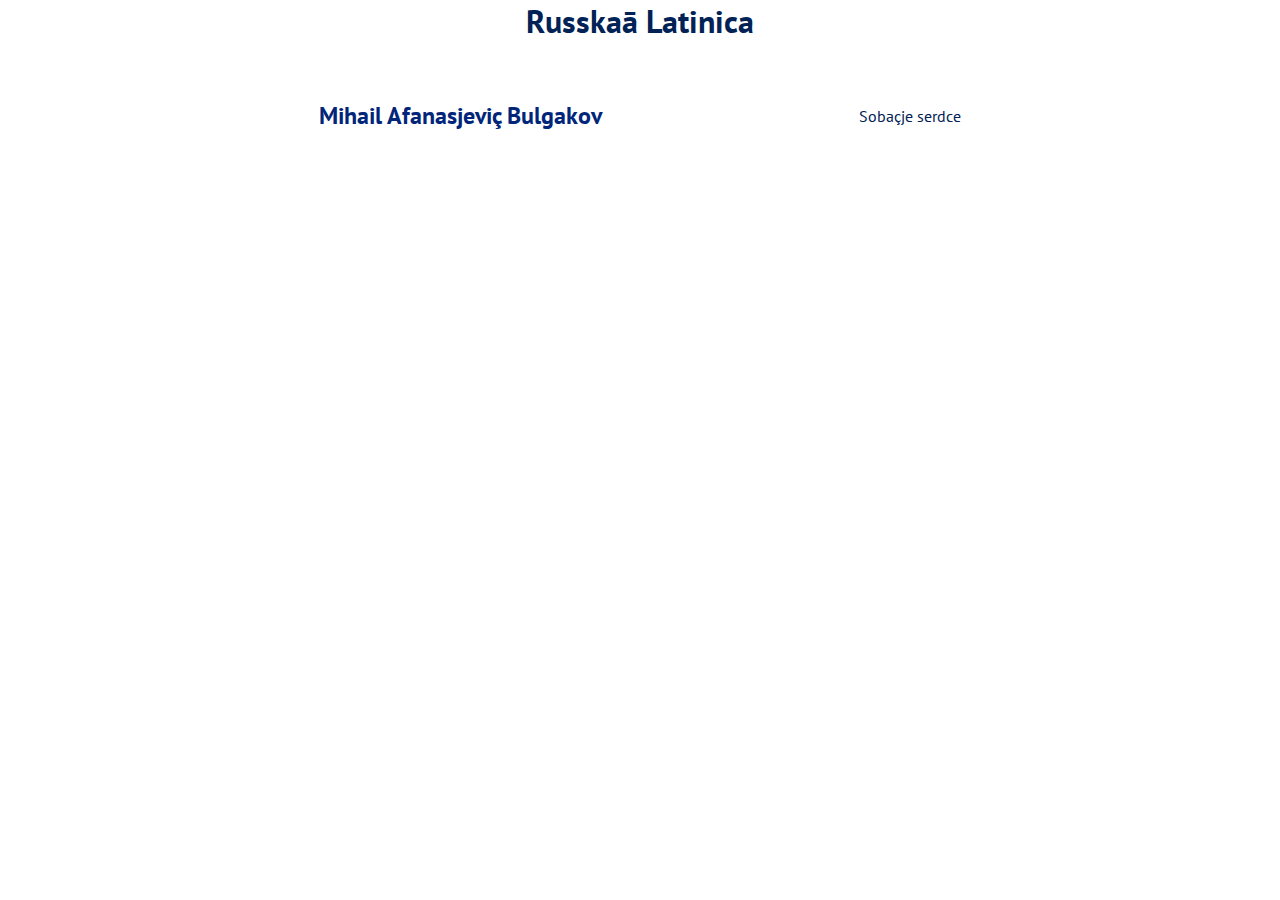
<file: bulgakov/index.html>
<!DOCTYPE html>
<html lang="ru">
<head>
  <meta charset="utf-8">
  <title>Mihail Afanasjeviç Bulgakov</title>
  <link rel="stylesheet" href="../css/main.css">
</head>
<body>
  <header>
    <a href="/">
      <h1>Russkaā Latinica</h1>
    </a>
  </header>
  <main>
    <h2>Mihail Afanasjeviç Bulgakov</h2>
    <ul>
      <li><a href="sobaçje-serdce">Sobaçje serdce</a></li>
    </ul>
  </main>
</html>
</file>
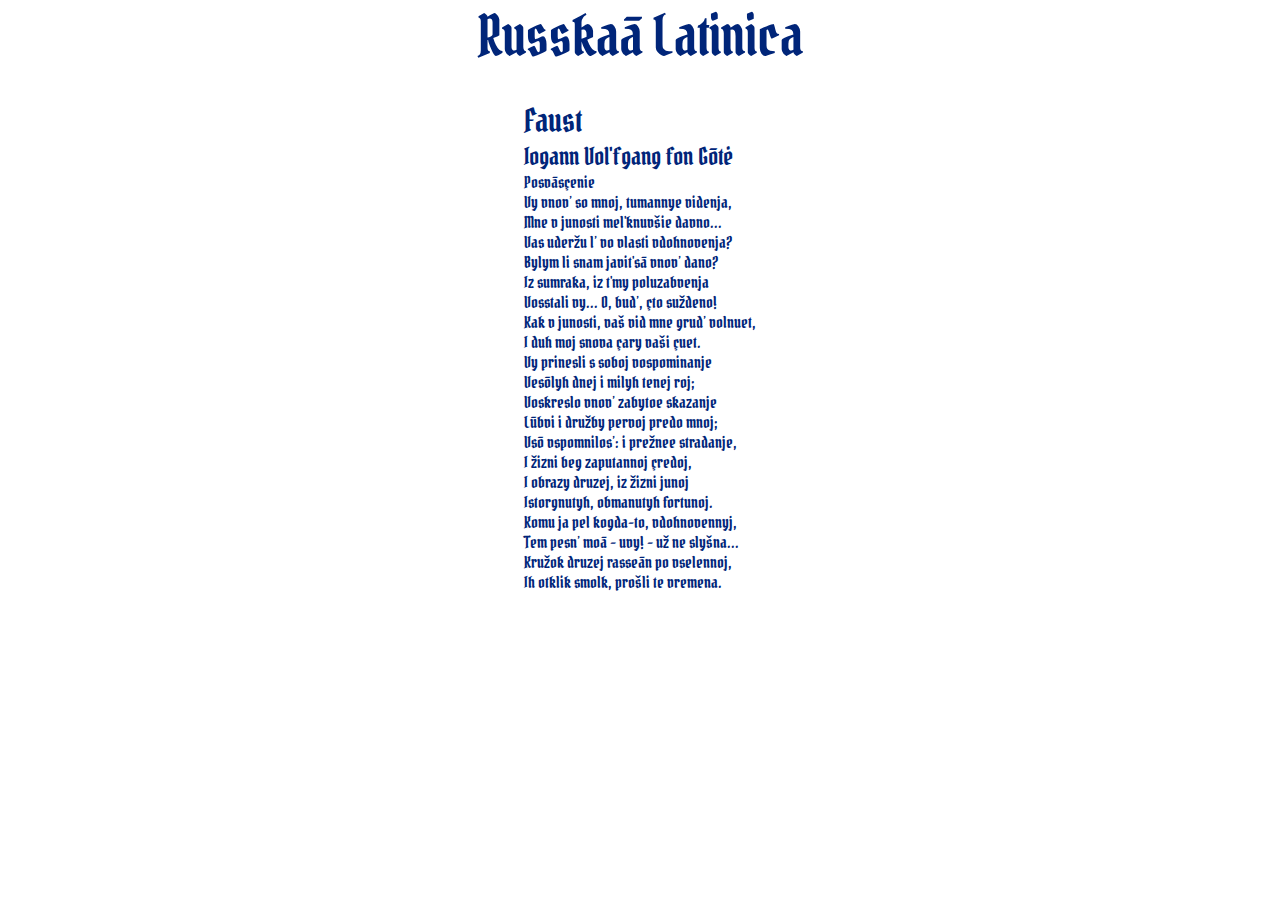
<file: faust/index.html>
<!DOCTYPE html>
<html lang="ru">
<head>
  <meta charset="utf-8">
  <title>Faust</title>
  <meta name="viewport" content="width=device-width, initial-scale=1">
  <link rel="shortcut icon" href="favicon.ico" type="image/x-icon">
  <link rel="stylesheet" href="/css/main.css">
  <link rel="preconnect" href="https://fonts.googleapis.com">
  <link rel="preconnect" href="https://fonts.gstatic.com" crossorigin>
  <link href="https://fonts.googleapis.com/css2?family=Pirata+One&display=swap" rel="stylesheet">
  <style>
    * {
      font-family: 'Pirata One';
      font-weight: normal;
      -webkit-font-smoothing: antialiased;
    }
  </style>
</head>
<body>
  <header>
    <h1>Russkaā Latinica</h1>
  </header>
  <main>
    <article>
      <h1>Faust</h1>
      <h2>Iogann Vol'fgang fon Gōtė</h2>
      <h4>Posvāsçenie</h4>
      <p>
        Vy vnov’ so mnoj, tumannye videnja,<br>
        Mne v junosti mel'knuvšie davno...<br>
        Vas uderžu l’ vo vlasti vdohnovenja?<br>
        Bylym li snam javit'sā vnov’ dano?<br>
        Iz sumraka, iz t'my poluzabvenja<br>
        Vosstali vy... O, bud’, çto suždeno!<br>
        Kak v junosti, vaš vid mne grud’ volnuet,<br>
        I duh moj snova çary vaši çuet.<br>
        Vy prinesli s soboj vospominanje<br>
        Vesōlyh dnej i milyh tenej roj;<br>
        Voskreslo vnov’ zabytoe skazanje<br>
        Lūbvi i družby pervoj predo mnoj;<br>
        Vsō vspomnilos’: i prežnee stradanje,<br>
        I žizni beg zaputannoj çredoj,<br>
        I obrazy druzej, iz žizni junoj<br>
        Istorgnutyh, obmanutyh fortunoj.<br>
        Komu ja pel kogda-to, vdohnovennyj,<br>
        Tem pesn’ moā – uvy! – už ne slyšna...<br>
        Kružok druzej rasseān po vselennoj,<br>
        Ih otklik smolk, prošli te vremena.<br>
      </p>
    </article>
  </main>
</body>
</html>
</file>
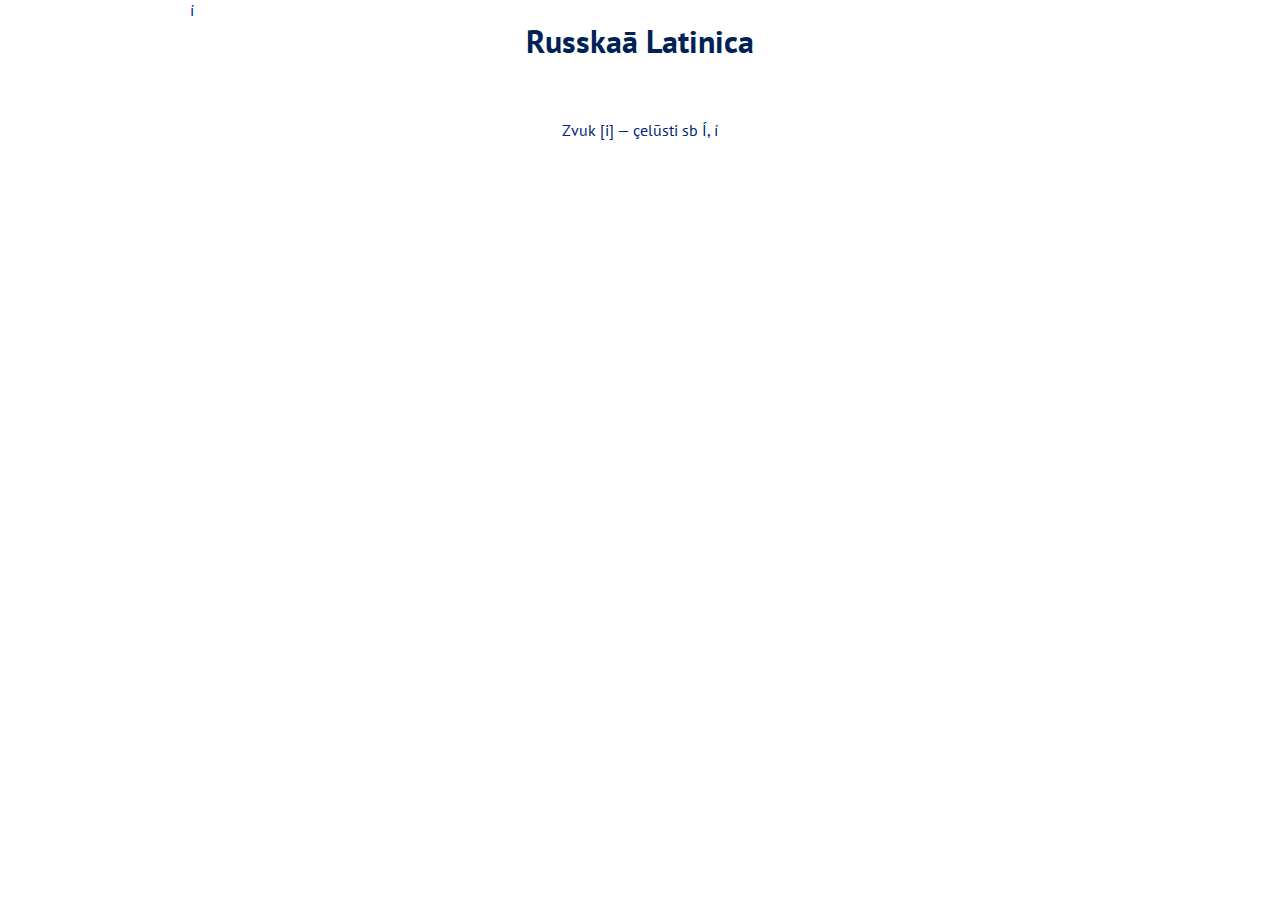
<file: i/index.html>
í
<html lang="ru">
<head>
  <meta charset="utf-8"> 
  <title>I i</title>
  <meta name="viewport" content="width=device-width, initial-scale=1">
  <link rel="stylesheet" href="../css/main.css">
</head>
<body>
  <header>
    <a href="/">
      <h1>Russkaā Latinica</h1>
    </a>
  </header>
  <main>
    <article>
      Zvuk [i] — çelūsti sb
      Í, í
    </article>
  </main>
</body>
</html>
</file>
<file: css/main.css>
@import url('https://fonts.googleapis.com/css2?family=Jockey+One&family=PT+Sans&family=Pirata+One&display=swap');

* {
  margin: 0;
  padding: 0;
}

body {
  font: 1em 'pt sans';
  color: #002579;
  -webkit-font-smoothing: antialiased;
  -moz-osx-font-smoothing: grayscale;
  /* max-width: 900px; */
  margin: 0 auto;
  max-width: 900px;
}

header {
  text-align: center;
  height: 100px;
  background: #fff;
}

header>h1 {
  font: 3.5rem 'pirata one';
  margin: 0;
}

header>p {
  font: .6rem 'pt sans';
  color: #a00;
  letter-spacing: 1.7em;
  margin-right: -2em;
}

div {
  font: 2em 'jockey one';
  color: #a00;
  padding: 0;
  margin: 0;
  text-align: center;
}

footer {
  text-align: center;
}

a {
  color: #025;
  text-decoration: none;
}

a:hover {
  border-bottom: 1px solid;
}

main {
  display: flex;
  flex-wrap: wrap;
  align-items: center;
  justify-content: space-around;
}

section {
  padding: 10px;
  margin: 10px;
  flex: 1 140px;
}

ul {
  list-style-type: none;
}
</file>
<file: css/biblia.css>
* {
  margin: 0;
  padding: 0;
}

body {
  -webkit-font-smoothing: antialiased;
  -moz-osx-font-smoothing: grayscale;
  color: #222;
  font-family: 'PT Serif', serif;
  background: antiquewhite;
  font-size: 1.5rem;
  max-width: 900px;
  margin: 0 auto;
}

p {
  padding: 1rem;
}

h1 {
  font-family: 'Pirata One';
}

h1,
h2,
h3,
h4,
h5,
h6 {
  font-weight: normal;
  text-align: center;
  margin: .4rem;
}

header {
  text-align: center;
  height: 100px;
}

h1 {
  font-size: 3.5rem;
  color: #202225;
  margin: 0;
}

a {
  color: #222;
  text-decoration: none;
}

sup {
  color: #a55;
}

.bukvica {
  font-size: 4rem;
  line-height: 4rem;
  color: #a55;
  display: block;
  padding: 0 1rem 0 0;
  float: left;
}

ul {
  display: flex;
  list-style: none;
  color: red;
  flex-wrap: wrap;
}

ul>li {
  padding: 1rem;
}

::selection {
  background: #202225;
  color: #fafbf7;
}
</file>
